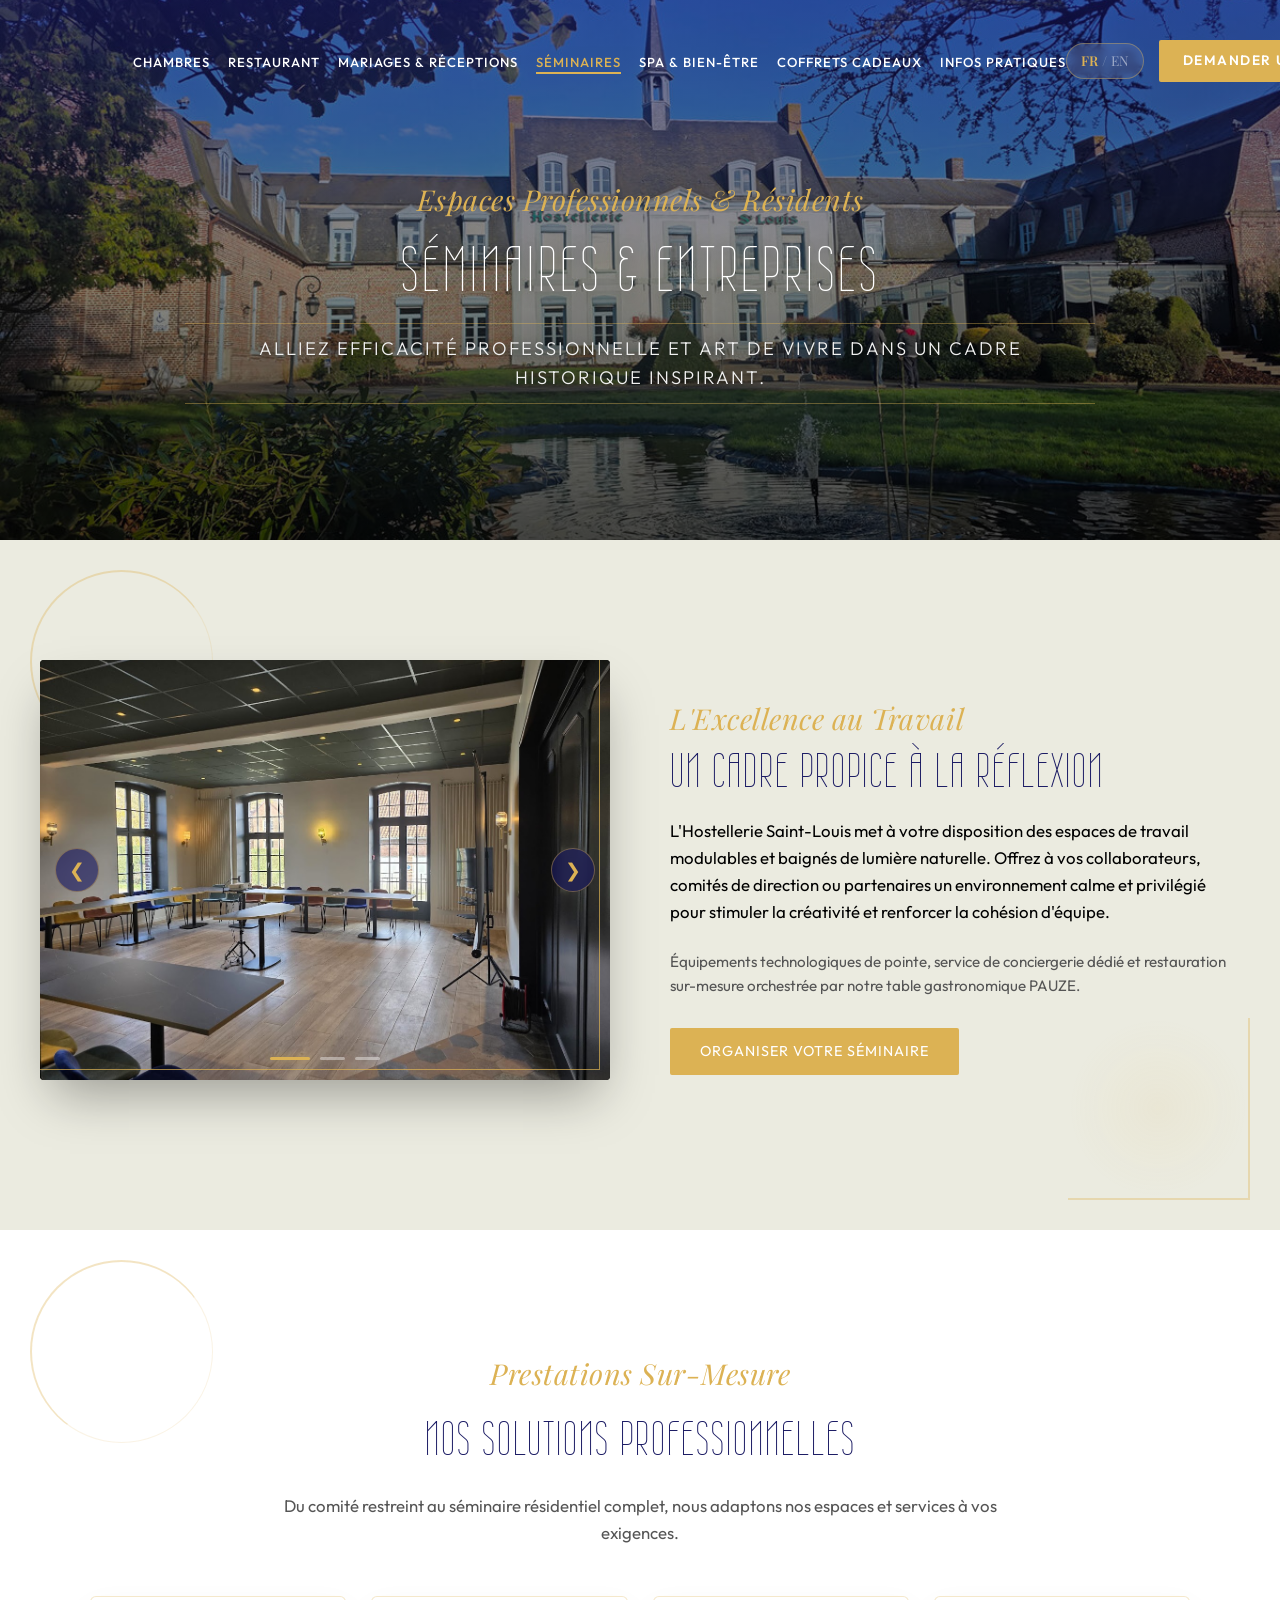
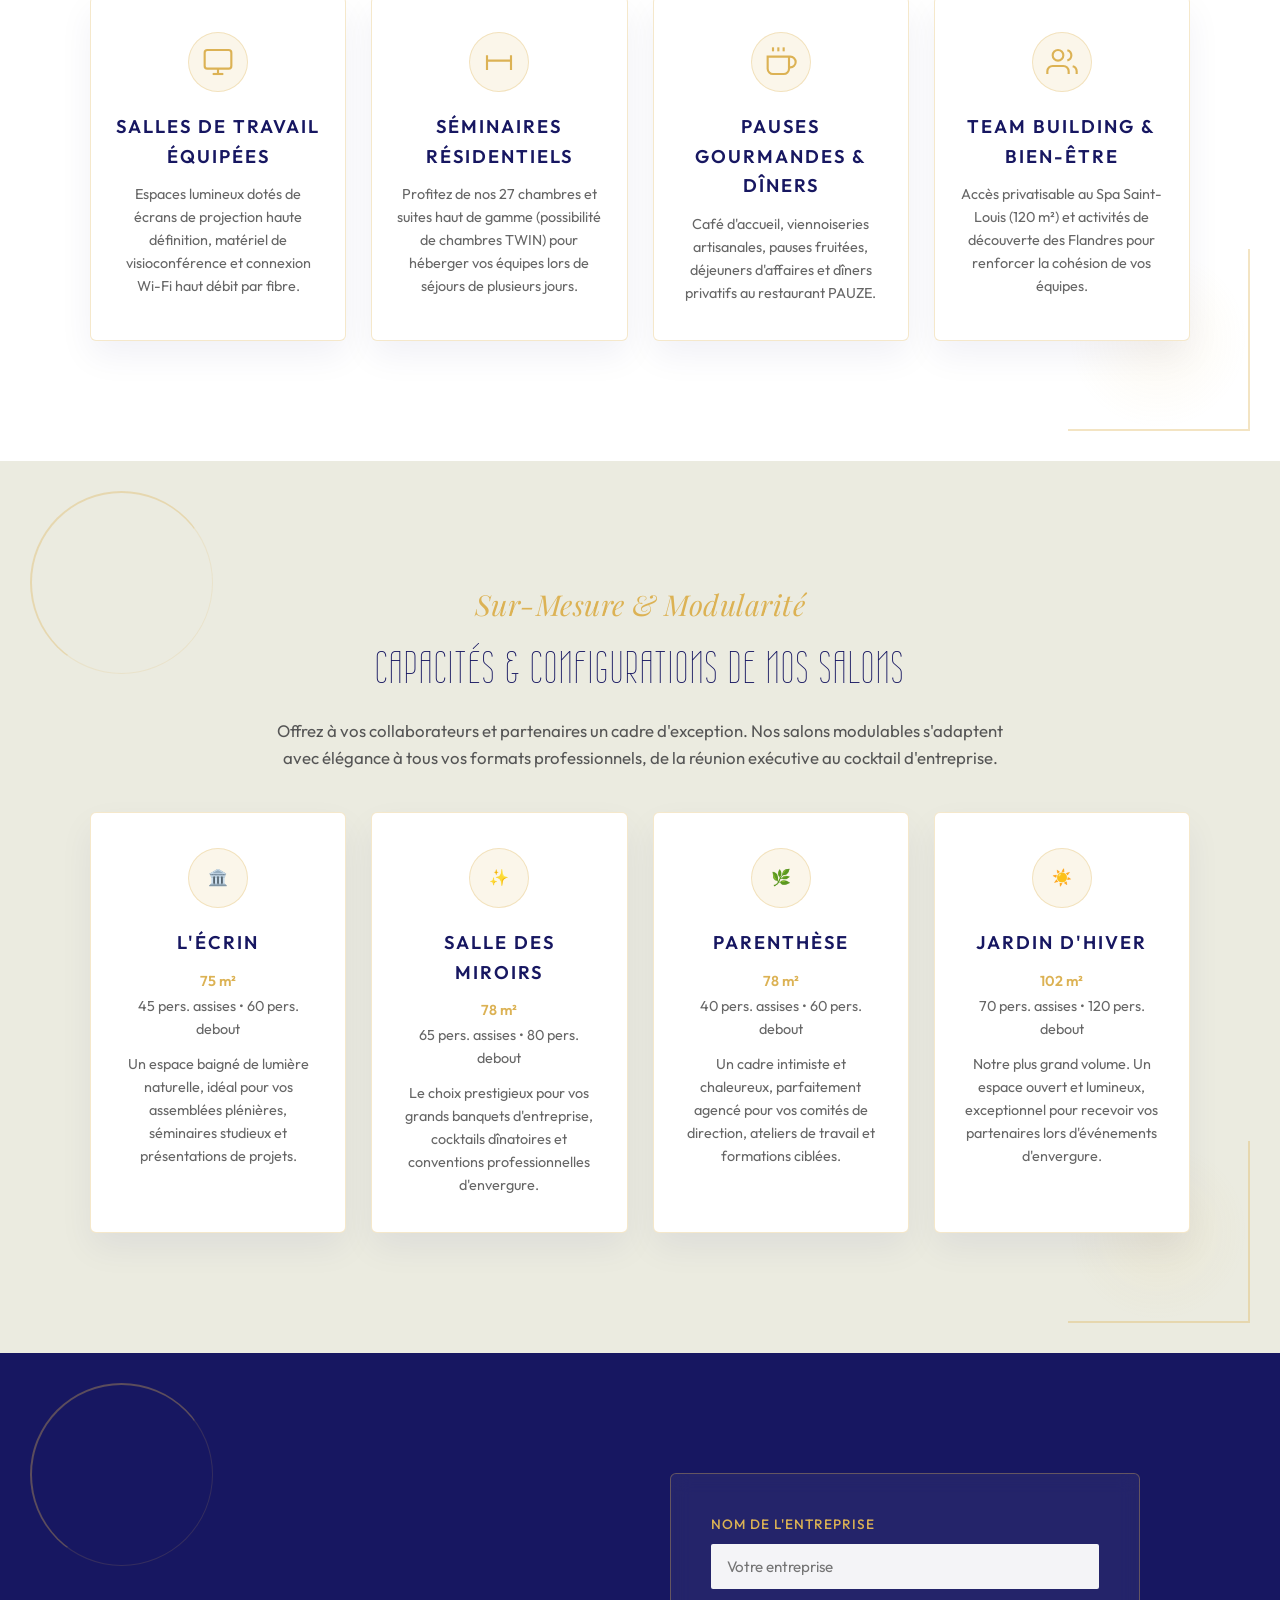
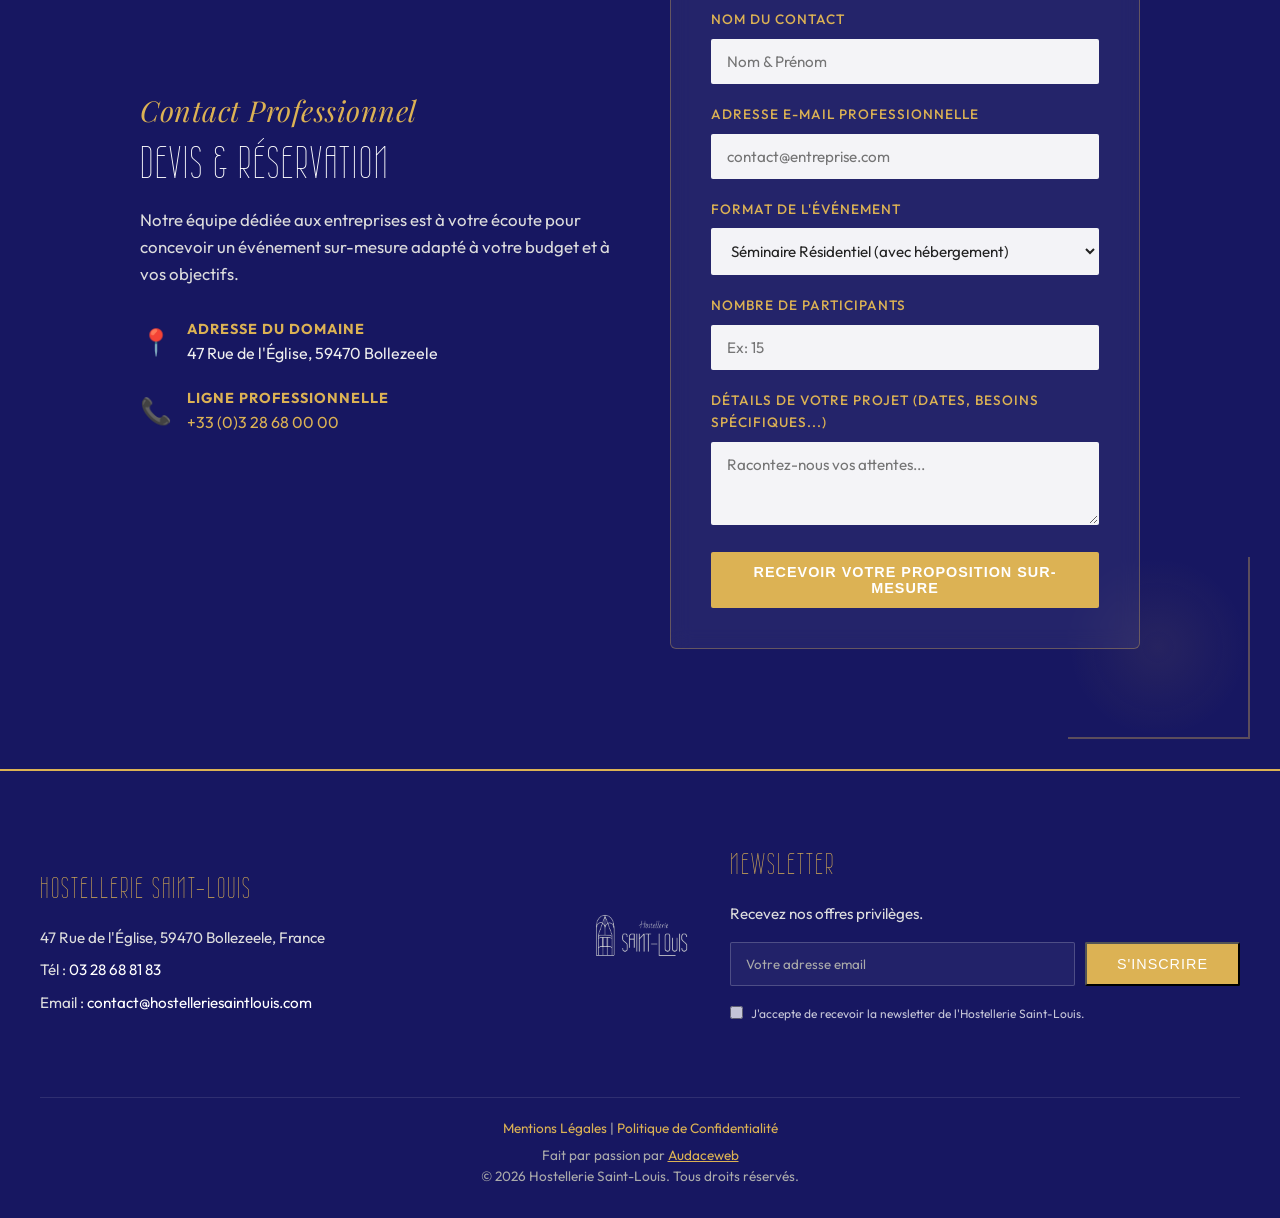
<file: seminaires.html>
<!DOCTYPE html>
<html lang="fr">
<head>
    <meta charset="UTF-8">
    <meta name="viewport" content="width=device-width, initial-scale=1.0">
    <title>Séminaires & Événements Professionnels - Hostellerie Saint-Louis</title>
   <link rel="icon" href="favicon.ico" sizes="48x48">
<link rel="icon" type="image/png" sizes="48x48" href="img/favicon-48.png">
<link rel="icon" type="image/png" sizes="192x192" href="img/favicon-192.png">
<link rel="apple-touch-icon" href="img/apple-touch-icon.png">

    <link rel="preconnect" href="https://fonts.googleapis.com">
    <link rel="preconnect" href="https://fonts.gstatic.com" crossorigin>
    <link href="https://fonts.googleapis.com/css2?family=Bad+Script&family=Outfit:wght@300;400;500;600&family=Playfair+Display:ital,wght@0,400;1,400&family=Wire+One&display=swap" rel="stylesheet">
    
    <link rel="stylesheet" href="style.css">
</head>
<body>

    <!-- ENTÊTE / HEADER (Non modifiable par le CMS) -->
    <header id="main-header">
        <button class="hamburger-menu" id="hamburger-btn" aria-label="Ouvrir le menu">
            <span class="bar"></span>
            <span class="bar"></span>
            <span class="bar"></span>
        </button>

        <div class="logo-container" id="logo-container">
            <a href="index.html">
                <img src="img/grandlogob.png" alt="Hostellerie Saint-Louis Logo" class="logo-img">
            </a>
        </div>

        <nav class="nav-bar" id="nav-bar">
            <ul class="nav-links">
                <li><a href="chambres.html">Chambres</a></li>
                <li><a href="pauze.html">Restaurant</a></li>
                <li><a href="mariages.html">Mariages & Réceptions</a></li>
                <li><a href="seminaires.html" class="active">Séminaires</a></li>
                <li><a href="spa.html">Spa & Bien-être</a></li>
                <li><a href="coffrets.html">Coffrets Cadeaux</a></li>
                <li><a href="infos.html">Infos Pratiques</a></li>
            </ul>
        
<div class="mobile-lang-switcher">
                <a href="#" class="lang-option active">FR</a>
                <span class="lang-separator">/</span>
                <a href="#" class="lang-option">EN</a>
            </div>
        </nav>

        <!-- Actions de droite : Sélecteur de langue Desktop + Bouton Réserver -->
        <div class="header-actions">
            <div class="desktop-lang-switcher">
                <a href="#" class="lang-option active" title="Français">FR</a>
                <span class="lang-separator">/</span>
                <a href="#" class="lang-option" title="English">EN</a>
            </div>
        <a href="#devis-seminaire" class="btn-reserver">Demander un Devis</a>
    </header>

    <main>
        <!-- HERO SÉMINAIRES -->
        <section class="page-hero-large seminaires-hero">
            <div class="hero-overlay"></div>
            <div class="hero-content">
                <span class="subtitle" data-cms="hero_subtitle">Espaces Professionnels & Résidents</span>
                <h1 class="title" data-cms="hero_title">Séminaires & Entreprises</h1>
                <p class="hero-desc" data-cms="hero_desc">Alliez efficacité professionnelle et art de vivre dans un cadre historique inspirant.</p>
            </div>
        </section>

        <!-- INTRODUCTION SÉMINAIRE -->
        <section class="section-block block-creme reveal">
            <div class="container-split">
                <div class="block-media">
                    <!-- Carrousel d'images intégré -->
                    <div class="hotel-carousel-container room-carousel">
                        <div class="carousel-track">
                            <div class="carousel-slide active"><img src="img/seminaire1.jpg" data-cms="carrousel_img1" alt="Espace Séminaire Hostellerie Saint-Louis"></div>
                            <div class="carousel-slide"><img src="img/seminaire2.jpg" data-cms="carrousel_img2" alt="Salle de réunion lumineuse"></div>
                            <div class="carousel-slide"><img src="img/seminaire3.jpg" data-cms="carrousel_img3" alt="Configuration professionnelle"></div>
                        </div>
                        <button class="carousel-arrow prev-arrow">&#10094;</button>
                        <button class="carousel-arrow next-arrow">&#10095;</button>
                        <div class="carousel-dots">
                            <span class="dot active"></span><span class="dot"></span><span class="dot"></span>
                        </div>
                    </div>
                </div>
                <div class="block-text">
                    <span class="subtitle" data-cms="intro_subtitle">L'Excellence au Travail</span>
                    <h2 class="title" style="color: var(--color-blue);" data-cms="intro_title">Un Cadre Propice à la Réflexion</h2>
                    <p class="body-text" style="font-family: var(--font-body);" data-cms="intro_text1">
                        L'Hostellerie Saint-Louis met à votre disposition des espaces de travail modulables et baignés de lumière naturelle. Offrez à vos collaborateurs, comités de direction ou partenaires un environnement calme et privilégié pour stimuler la créativité et renforcer la cohésion d'équipe.
                    </p>
                    <p class="body-text" style="font-size: 0.95rem; color: #555; font-family: var(--font-body);" data-cms="intro_text2">
                        Équipements technologiques de pointe, service de conciergerie dédié et restauration sur-mesure orchestrée par notre table gastronomique PAUZE.
                    </p>
                    <div class="block-actions">
                        <a href="#devis-seminaire" class="btn-gold">Organiser votre séminaire</a>
                    </div>
                </div>
            </div>
        </section>

        <!-- LES ATOUTS PRO -->
        <section class="section-block block-blanc reveal">
            <div class="container" style="max-width: 1100px; margin: 0 auto;">
                <div style="text-align: center; margin-bottom: 50px;">
                    <span class="subtitle" data-cms="atouts_subtitle">Prestations Sur-Mesure</span>
                    <h2 class="title" style="color: var(--color-blue); font-size: 3rem;" data-cms="atouts_title">Nos Solutions Professionnelles</h2>
                    <p class="body-text" style="max-width: 750px; margin: 15px auto 0 auto; color: #555;" data-cms="atouts_desc">
                        Du comité restreint au séminaire résidentiel complet, nous adaptons nos espaces et services à vos exigences.
                    </p>
                </div>

                <div class="seminar-features-grid">
                    <!-- Salles Équipées -->
                    <div class="seminar-card">
                        <div class="seminar-card-icon">
                            <svg width="32" height="32" fill="none" stroke="currentColor" stroke-width="1.6" viewBox="0 0 24 24"><rect x="2" y="3" width="20" height="14" rx="2" ry="2"/><line x1="8" y1="21" x2="16" y2="21"/><line x1="12" y1="17" x2="12" y2="21"/></svg>
                        </div>
                        <h3 data-cms="scard1_title">Salles de Travail Équipées</h3>
                        <p data-cms="scard1_desc">Espaces lumineux dotés de écrans de projection haute définition, matériel de visioconférence et connexion Wi-Fi haut débit par fibre.</p>
                    </div>

                    <!-- Séminaires Résidentiels -->
                    <div class="seminar-card">
                        <div class="seminar-card-icon">
                            <svg width="32" height="32" fill="none" stroke="currentColor" stroke-width="1.6" viewBox="0 0 24 24"><path d="M3 7v11m18-11v11M3 11h18"/></svg>
                        </div>
                        <h3 data-cms="scard2_title">Séminaires Résidentiels</h3>
                        <p data-cms="scard2_desc">Profitez de nos 27 chambres et suites haut de gamme (possibilité de chambres TWIN) pour héberger vos équipes lors de séjours de plusieurs jours.</p>
                    </div>

                    <!-- Pauses & Gastronomie -->
                    <div class="seminar-card">
                        <div class="seminar-card-icon">
                            <svg width="32" height="32" fill="none" stroke="currentColor" stroke-width="1.6" viewBox="0 0 24 24"><path d="M18 8h1a4 4 0 0 1 0 8h-1M2 8h16v9a4 4 0 0 1-4 4H6a4 4 0 0 1-4-4V8z"/><line x1="6" y1="1" x2="6" y2="4"/><line x1="10" y1="1" x2="10" y2="4"/><line x1="14" y1="1" x2="14" y2="4"/></svg>
                        </div>
                        <h3 data-cms="scard3_title">Pauses Gourmandes & Dîners</h3>
                        <p data-cms="scard3_desc">Café d'accueil, viennoiseries artisanales, pauses fruitées, déjeuners d'affaires et dîners privatifs au restaurant PAUZE.</p>
                    </div>

                    <!-- Activités & Team Building -->
                    <div class="seminar-card">
                        <div class="seminar-card-icon">
                            <svg width="32" height="32" fill="none" stroke="currentColor" stroke-width="1.6" viewBox="0 0 24 24"><path d="M17 21v-2a4 4 0 0 0-4-4H5a4 4 0 0 0-4 4v2"/><circle cx="9" cy="7" r="4"/><path d="M23 21v-2a4 4 0 0 0-3-3.87"/><path d="M16 3.13a4 4 0 0 1 0 7.75"/></svg>
                        </div>
                        <h3 data-cms="scard4_title">Team Building & Bien-être</h3>
                        <p data-cms="scard4_desc">Accès privatisable au Spa Saint-Louis (120 m²) et activités de découverte des Flandres pour renforcer la cohésion de vos équipes.</p>
                    </div>
                </div>
            </div>
        </section>

       <section class="section-block block-creme reveal" id="section-capacites-seminaires">
            <div class="container" style="max-width: 1100px; margin: 0 auto;">
                <div style="text-align: center; margin-bottom: 40px;">
                    <span class="subtitle" data-cms="capacities_section_subtitle">Sur-Mesure & Modularité</span>
                    <h2 class="title" style="color: var(--color-blue); font-size: 2.8rem;" data-cms="capacities_section_title">Capacités & Configurations de nos Salons</h2>
                    <p class="body-text" style="max-width: 750px; margin: 15px auto 0 auto; color: #555;" data-cms="capacities_section_desc">
                        Offrez à vos collaborateurs et partenaires un cadre d'exception. Nos salons modulables s'adaptent avec élégance à tous vos formats professionnels, de la réunion exécutive au cocktail d'entreprise.
                    </p>
                </div>

                <!-- Grille dynamique des configurations de salles (Gérée par le CMS) -->
                <div class="seminar-features-grid" data-cms-list="seminar_capacities_liste" style="grid-template-columns: repeat(auto-fit, minmax(240px, 1fr));">
                    
                    <!-- Salle 1 : L'Écrin -->
                    <div class="seminar-card">
                        <div class="seminar-card-icon">🏛️</div>
                        <h3 data-cms="room_name">L'Écrin</h3>
                        <p style="color: var(--color-gold); font-weight: 600; margin: 5px 0 2px 0;" data-cms="room_size">75 m²</p>
                        <p style="font-size: 0.9rem; color: #666; margin-bottom: 12px;" data-cms="room_capacity">45 pers. assises • 60 pers. debout</p>
                        <p data-cms="room_desc">Un espace baigné de lumière naturelle, idéal pour vos assemblées plénières, séminaires studieux et présentations de projets.</p>
                    </div>

                    <!-- Salle 2 : Salle des miroirs -->
                    <div class="seminar-card">
                        <div class="seminar-card-icon">✨</div>
                        <h3 data-cms="room_name">Salle des Miroirs</h3>
                        <p style="color: var(--color-gold); font-weight: 600; margin: 5px 0 2px 0;" data-cms="room_size">78 m²</p>
                        <p style="font-size: 0.9rem; color: #666; margin-bottom: 12px;" data-cms="room_capacity">65 pers. assises • 80 pers. debout</p>
                        <p data-cms="room_desc">Le choix prestigieux pour vos grands banquets d'entreprise, cocktails dînatoires et conventions professionnelles d'envergure.</p>
                    </div>

                    <!-- Salle 3 : Parenthèse -->
                    <div class="seminar-card">
                        <div class="seminar-card-icon">🌿</div>
                        <h3 data-cms="room_name">Parenthèse</h3>
                        <p style="color: var(--color-gold); font-weight: 600; margin: 5px 0 2px 0;" data-cms="room_size">78 m²</p>
                        <p style="font-size: 0.9rem; color: #666; margin-bottom: 12px;" data-cms="room_capacity">40 pers. assises • 60 pers. debout</p>
                        <p data-cms="room_desc">Un cadre intimiste et chaleureux, parfaitement agencé pour vos comités de direction, ateliers de travail et formations ciblées.</p>
                    </div>

                    <!-- Salle 4 : Jardin d'hiver -->
                    <div class="seminar-card">
                        <div class="seminar-card-icon">☀️</div>
                        <h3 data-cms="room_name">Jardin d'Hiver</h3>
                        <p style="color: var(--color-gold); font-weight: 600; margin: 5px 0 2px 0;" data-cms="room_size">102 m²</p>
                        <p style="font-size: 0.9rem; color: #666; margin-bottom: 12px;" data-cms="room_capacity">70 pers. assises • 120 pers. debout</p>
                        <p data-cms="room_desc">Notre plus grand volume. Un espace ouvert et lumineux, exceptionnel pour recevoir vos partenaires lors d'événements d'envergure.</p>
                    </div>

                </div>
            </div>
        </section>
        
        <!-- FORMULAIRE DE DEMANDE DE DEVIS SÉMINAIRE -->
        <section class="section-block block-bleu reveal" id="devis-seminaire">
            <div class="container" style="max-width: 1000px; margin: 0 auto;">
                <div class="container-split">
                    <div class="block-text">
                        <span class="subtitle" style="color: var(--color-gold);" data-cms="quote_subtitle">Contact Professionnel</span>
                        <h2 class="title" style="color: var(--color-white); font-size: 2.8rem;" data-cms="quote_title">Devis & Réservation</h2>
                        <p class="body-text" style="color: #ddd; font-family: var(--font-body);" data-cms="quote_desc">
                            Notre équipe dédiée aux entreprises est à votre écoute pour concevoir un événement sur-mesure adapté à votre budget et à vos objectifs.
                        </p>

                        <div class="contact-details-list">
                            <div class="contact-detail-item">
                                <div class="contact-icon">📍</div>
                                <div>
                                    <strong>Adresse du Domaine</strong>
                                    <p data-cms="quote_address">47 Rue de l'Église, 59470 Bollezeele</p>
                                </div>
                            </div>
                            <div class="contact-detail-item">
                                <div class="contact-icon">📞</div>
                                <div>
                                    <strong>Ligne Professionnelle</strong>
                                    <p><a href="tel:+33328680000" style="color: var(--color-gold); text-decoration: none;" data-cms="quote_phone">+33 (0)3 28 68 00 00</a></p>
                                </div>
                            </div>
                        </div>
                    </div>

                    <!-- Formulaire de Devis Séminaire -->
                    <div class="block-media">
                        <form class="luxury-contact-form" onsubmit="event.preventDefault(); alert('Merci ! Votre demande de devis séminaire a bien été transmise à notre service commercial. Nous vous recontacterons sous 24h.');">
                            <div class="form-group">
                                <label for="sem-company">Nom de l'Entreprise</label>
                                <input type="text" id="sem-company" placeholder="Votre entreprise" required>
                            </div>
                            <div class="form-group">
                                <label for="sem-name">Nom du Contact</label>
                                <input type="text" id="sem-name" placeholder="Nom & Prénom" required>
                            </div>
                            <div class="form-group">
                                <label for="sem-email">Adresse E-mail Professionnelle</label>
                                <input type="email" id="sem-email" placeholder="contact@entreprise.com" required>
                            </div>
                            <div class="form-group">
                                <label for="sem-format">Format de l'Événement</label>
                                <select id="sem-format">
                                    <option>Séminaire Résidentiel (avec hébergement)</option>
                                    <option>Journée d'Étude (sans hébergement)</option>
                                    <option>Comité de Direction / Réunion</option>
                                    <option>Soirée d'Entreprise / Dîner</option>
                                </select>
                            </div>
                            <div class="form-group">
                                <label for="sem-participants">Nombre de Participants</label>
                                <input type="number" id="sem-participants" placeholder="Ex: 15" min="5" max="60" required>
                            </div>
                            <div class="form-group">
                                <label for="sem-message">Détails de votre projet (Dates, besoins spécifiques...)</label>
                                <textarea id="sem-message" rows="3" placeholder="Racontez-nous vos attentes..." required></textarea>
                            </div>
                            <button type="submit" class="btn-gold" style="width: 100%; border: none; cursor: pointer; font-weight: 600;">Recevoir votre proposition sur-mesure</button>
                        </form>
                    </div>
                </div>
            </div>
        </section>
    </main>

<!-- FOOTER -->
    <footer class="main-footer-new">
        <div class="footer-container-grid">
            <div class="footer-left">
                <h3>Hostellerie Saint-Louis</h3>
                <p>47 Rue de l'Église, 59470 Bollezeele, France</p>
                <p>Tél : <a href="tel:+33328688183">03 28 68 81 83</a></p>
                <p>Email : <a href="mailto:contact@hostelleriesaintlouis.com">contact@hostelleriesaintlouis.com</a></p>
            </div>
            <div class="footer-center">
                <img src="img/grandlogob.png" alt="Hostellerie Saint-Louis" class="footer-logo-central">
            </div>
<div class="footer-right">
    <h3>Newsletter</h3>
    <p>Recevez nos offres privilèges.</p>
    <form class="newsletter-form" id="newsletter-form" action="subscribe.php" method="POST">
        <!-- anti-spam : champ invisible -->
        <input type="text" name="website" style="display:none" tabindex="-1" autocomplete="off">

        <input type="email" name="email" placeholder="Votre adresse email" required>
        <button type="submit" class="btn-gold">S'inscrire</button>

        <label class="newsletter-consent">
            <input type="checkbox" required>
            J'accepte de recevoir la newsletter de l'Hostellerie Saint-Louis.
        </label>
        <p id="newsletter-msg" class="newsletter-msg"></p>
    </form>
</div>
        </div>
        <div class="footer-bottom-legal">
            <a href="#">Mentions Légales</a> | <a href="#">Politique de Confidentialité</a>
            <p style="margin-top: 5px;">Fait par passion par <a href="https://audaceweb.fr" target="_blank" style="color: var(--color-gold); text-decoration: underline;">Audaceweb</a></p>
            <p>&copy; 2026 Hostellerie Saint-Louis. Tous droits réservés.</p>
        </div>
    </footer>

    <!-- JavaScript -->
    <script src="script.js"></script>
<script>
  async function loadSeminaireCMSContent() {
    try {
      const lang = localStorage.getItem('site_lang') || 'fr';

      // 1. Détection automatique de la page actuelle (ex: "seminaire.html" -> "seminaire")
      let pageName = window.location.pathname.split('/').pop().replace('.html', '');
      if (!pageName || pageName === '') {
        pageName = 'seminaire';
      }

      // 2. Chargement du fichier JSON correspondant selon la langue (avec slash absolu /)
      const response = await fetch(`/content/${lang}/${pageName}.json`);
      if (!response.ok) {
        console.warn(`CMS : /content/${lang}/${pageName}.json introuvable (${response.status})`);
        return; // Si le fichier JSON n'existe pas encore, on garde le HTML de base
      }

      const data = await response.json();

      // 3. Injection des données simples (Textes & Images avec data-cms)
      for (const [key, value] of Object.entries(data)) {
        // Si c'est une liste (comme les actualités), on la traite séparément ci-dessous
        if (Array.isArray(value)) continue;

        const elements = document.querySelectorAll(`[data-cms="${key}"]`);
        elements.forEach(element => {
          if (element.tagName === 'IMG') {
            if (value) element.src = value;
          } else if (value !== null && value !== undefined) {
            element.innerHTML = value;
          }
        });
      }

      // 4. Gestion éventuelle d'une LISTE D'ACTUALITÉS dynamique
      if (data.home_news && Array.isArray(data.home_news)) {
        const newsContainer = document.querySelector('.news-grid');
        if (newsContainer) {
          newsContainer.innerHTML = '';
          const linkLabel = lang === 'en' ? 'Book / Learn more' : 'Réserver / En savoir plus';

          data.home_news.forEach(item => {
            const cardHTML = `
              <article class="news-card">
                <div class="news-img"><img src="${item.image || 'img/jazzindex.jfif'}" alt="${item.title || ''}"></div>
                <div class="news-content">
                  <span class="news-date">${item.date || ''}</span>
                  <h3>${item.title || ''}</h3>
                  <p>${item.desc || ''}</p>
                  <a href="#reservation" class="news-link">${linkLabel} &rarr;</a>
                </div>
              </article>
            `;
            newsContainer.insertAdjacentHTML('beforeend', cardHTML);
          });
        }
      }

    } catch (error) {
      console.log("Lecture du contenu CMS (seminaire)...", error);
    }
  }

  // Lancement automatique au chargement de la page
  document.addEventListener('DOMContentLoaded', loadSeminaireCMSContent);
</script>
</body>
</html>
</file>
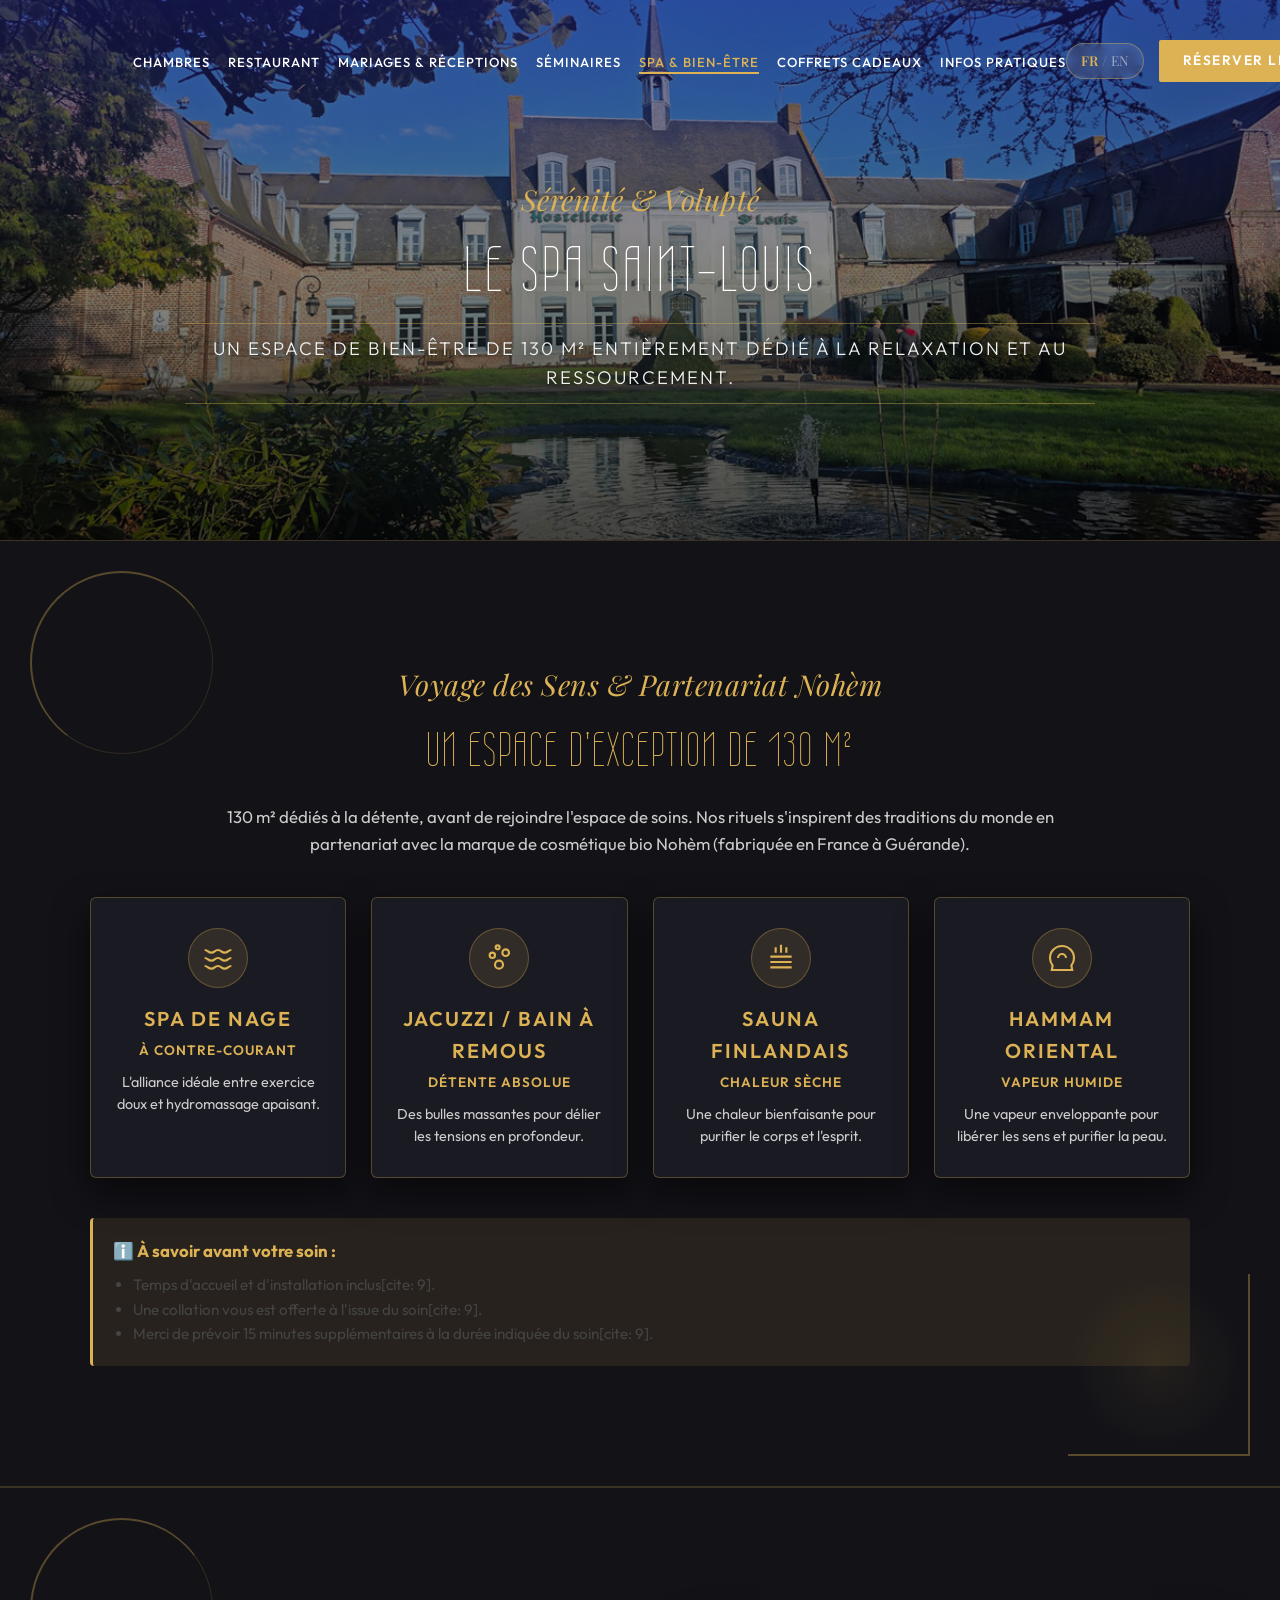
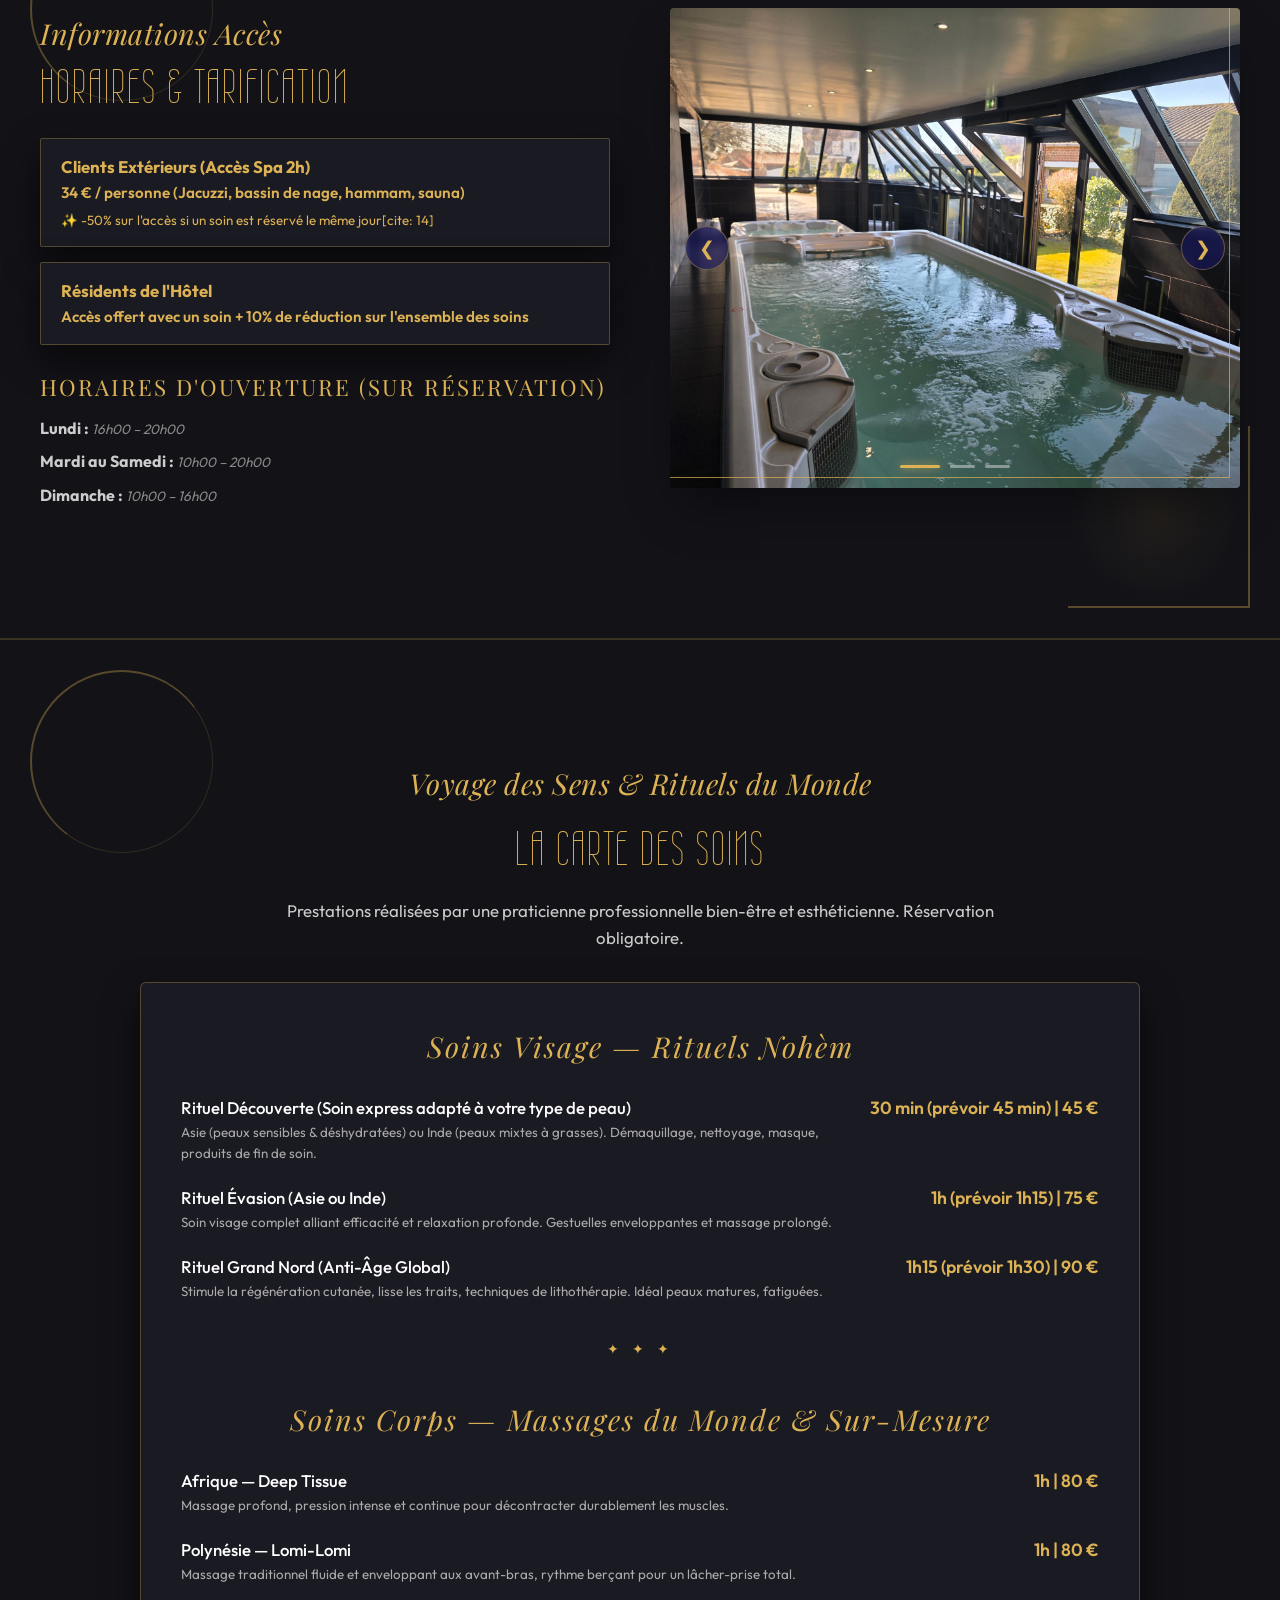
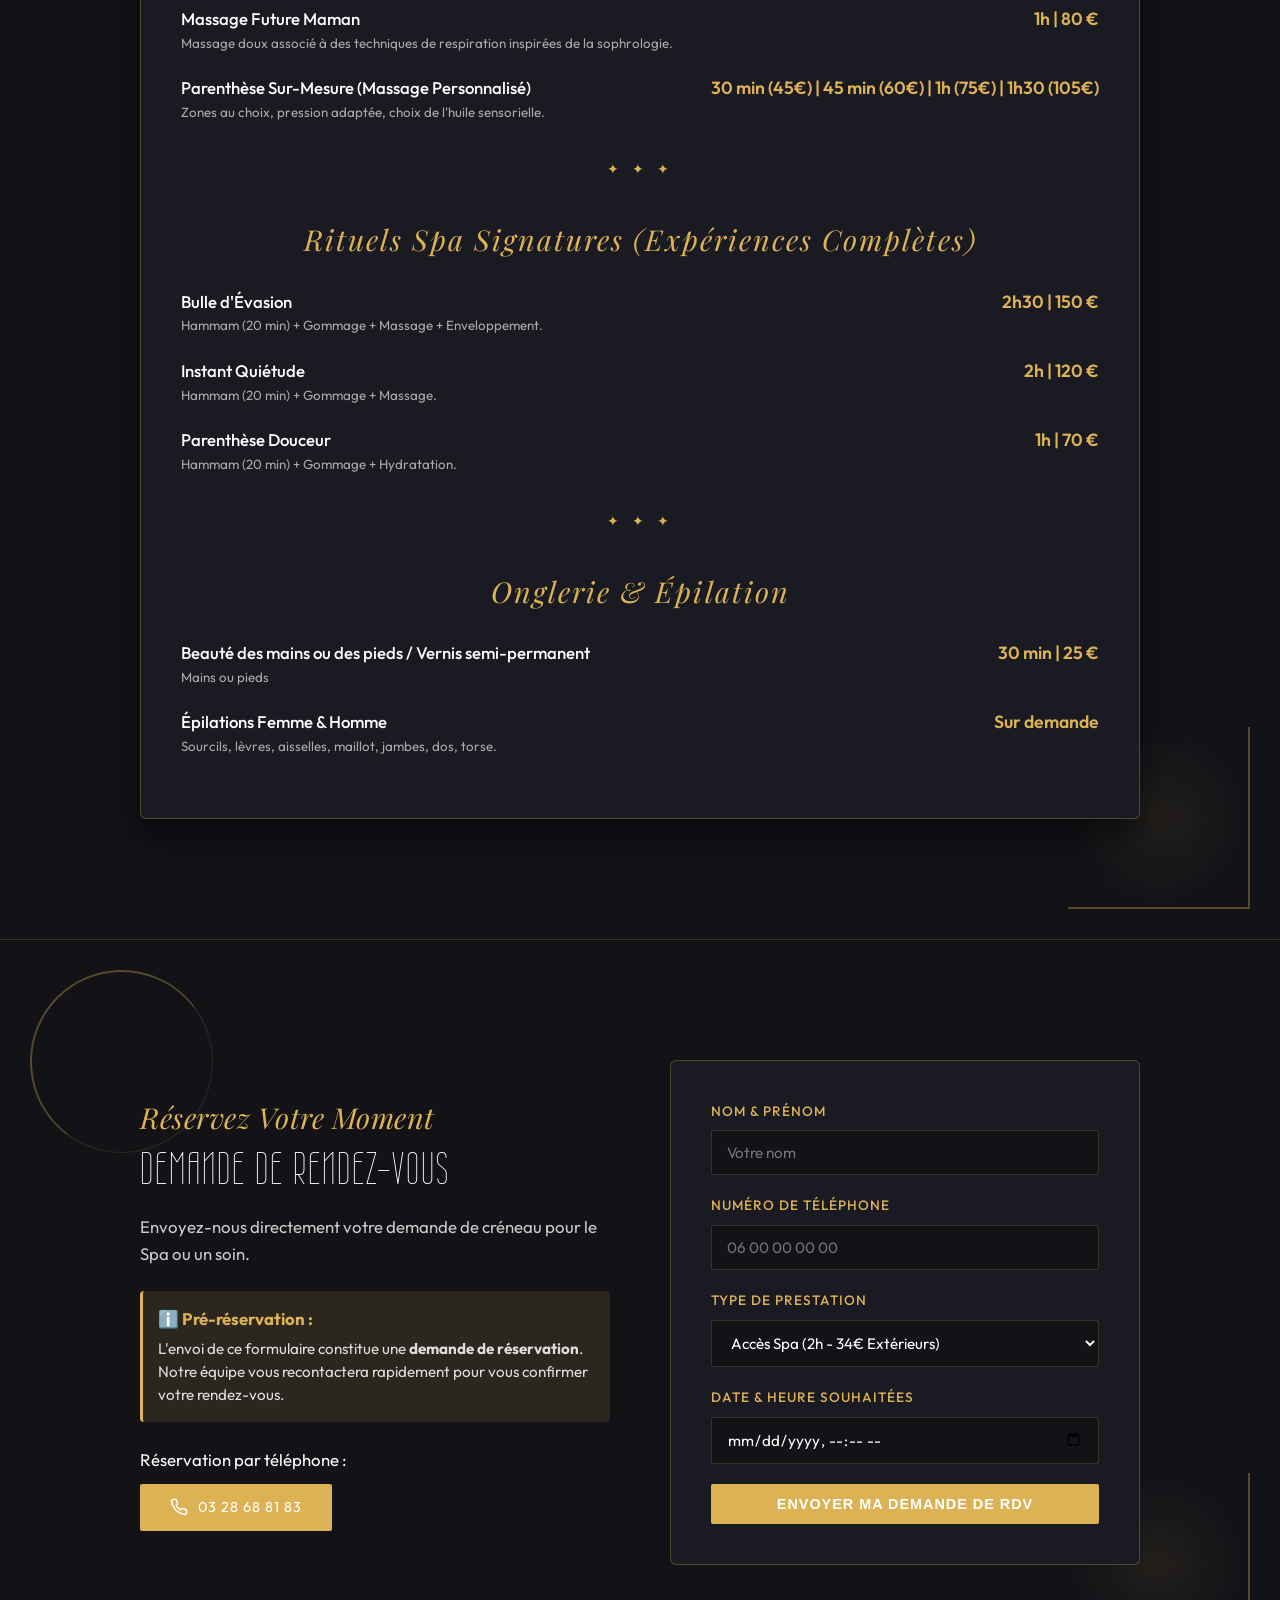
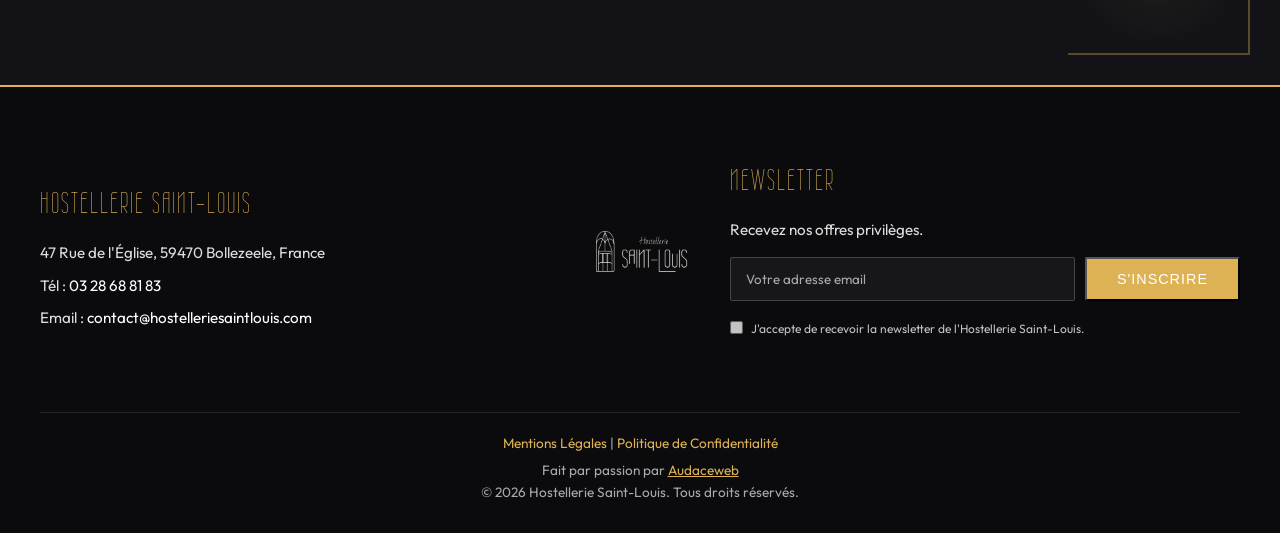
<file: spa.html>
<!DOCTYPE html>
<html lang="fr">
<head>
    <meta charset="UTF-8">
    <meta name="viewport" content="width=device-width, initial-scale=1.0">
    <title>Spa Saint-Louis & Bien-être - Hostellerie Saint-Louis</title>
    <link rel="icon" href="favicon.ico" sizes="48x48">
<link rel="icon" type="image/png" sizes="48x48" href="img/favicon-48.png">
<link rel="icon" type="image/png" sizes="192x192" href="img/favicon-192.png">
<link rel="apple-touch-icon" href="img/apple-touch-icon.png">
    <link rel="preconnect" href="https://fonts.googleapis.com">
    <link rel="preconnect" href="https://fonts.gstatic.com" crossorigin>
    <link href="https://fonts.googleapis.com/css2?family=Bad+Script&family=Outfit:wght@300;400;500;600&family=Playfair+Display:ital,wght@0,400;1,400&family=Wire+One&display=swap" rel="stylesheet">
    
    <!-- Feuille de style principale -->
    <link rel="stylesheet" href="style.css">
</head>
<body class="spa-theme">

    <!-- ENTÊTE / HEADER (Non modifiable par le CMS) -->
    <header id="main-header">
        <button class="hamburger-menu" id="hamburger-btn" aria-label="Ouvrir le menu">
            <span class="bar"></span>
            <span class="bar"></span>
            <span class="bar"></span>
        </button>

        <div class="logo-container" id="logo-container">
            <a href="index.html">
                <img src="img/grandlogob.png" alt="Hostellerie Saint-Louis Logo" class="logo-img">
            </a>
        </div>

        <nav class="nav-bar" id="nav-bar">
            <ul class="nav-links">
                <li><a href="chambres.html">Chambres</a></li>
                <li><a href="pauze.html">Restaurant</a></li>
                <li><a href="mariages.html">Mariages & Réceptions</a></li>
                <li><a href="seminaires.html">Séminaires</a></li>
                <li><a href="spa.html" class="active">Spa & Bien-être</a></li>
                <li><a href="coffrets.html">Coffrets Cadeaux</a></li>
                <li><a href="infos.html">Infos Pratiques</a></li>
            </ul>
        </nav>
<div class="mobile-lang-switcher">
                <a href="#" class="lang-option active">FR</a>
                <span class="lang-separator">/</span>
                <a href="#" class="lang-option">EN</a>
            </div>
        </nav>

        <!-- Actions de droite : Sélecteur de langue Desktop + Bouton Réserver -->
        <div class="header-actions">
            <div class="desktop-lang-switcher">
                <a href="#" class="lang-option active" title="Français">FR</a>
                <span class="lang-separator">/</span>
                <a href="#" class="lang-option" title="English">EN</a>
            </div>
        <a href="#reservation-spa" class="btn-reserver">Réserver le Spa</a>
    </header>

    <main>
        <!-- HERO SPA SAINT-LOUIS -->
        <section class="page-hero-large spa-hero">
            <div class="hero-overlay"></div>
            <div class="hero-content">
                <span class="subtitle" data-cms="hero_subtitle">Sérénité & Volupté</span>
                <h1 class="title" data-cms="hero_title">Le Spa Saint-Louis</h1>
                <p class="hero-desc" data-cms="hero_desc">Un sanctuaire de 130 m² entièrement dédié à la relaxation et au ressourcement.</p>
            </div>
        </section>

        <!-- PRÉSENTATION ESPACE SPA (130 m²) & PARTENARIAT NOHÈM -->
        <section class="section-block block-creme reveal">
            <div class="container" style="max-width: 1100px; margin: 0 auto;">
                <div style="text-align: center; margin-bottom: 40px;">
                    <span class="subtitle" data-cms="spa_intro_subtitle">Voyage des Sens & Partenariat Nohèm</span>
                    <h2 class="title" style="font-size: 3rem;" data-cms="spa_intro_title">Un Espace d'Exception de 130 m²</h2>
                    <p class="body-text" style="max-width: 850px; margin: 15px auto 0 auto;" data-cms="spa_intro_desc">
                        130 m² dédiés à la détente, avant de rejoindre l'espace de soins[cite: 10]. Nos rituels s'inspirent des traditions du monde en partenariat avec la marque de cosmétique bio <strong>Nohèm</strong> (fabriquée en France à Guérande)[cite: 9, 11].
                    </p>
                </div>

                <div class="spa-amenities-grid">
                    <!-- Spa de Nage -->
                    <div class="spa-card">
                        <div class="spa-card-icon">
                            <svg width="32" height="32" fill="none" stroke="currentColor" stroke-width="1.6" viewBox="0 0 24 24"><path d="M2 6c2.5 0 2.5 2 5 2s2.5-2 5-2 2.5 2 5 2 2.5-2 5-2M2 12c2.5 0 2.5 2 5 2s2.5-2 5-2 2.5 2 5 2 2.5-2 5-2M2 18c2.5 0 2.5 2 5 2s2.5-2 5-2 2.5 2 5 2 2.5-2 5-2"/></svg>
                        </div>
                        <h3 data-cms="scard1_title">Spa de Nage</h3>
                        <p data-cms="scard1_capacity">À contre-courant</p>
                        <span class="spa-card-desc" data-cms="scard1_desc">L'alliance idéale entre exercice doux et hydromassage apaisant.</span>
                    </div>

                    <!-- Bain à Remous -->
                    <div class="spa-card">
                        <div class="spa-card-icon">
                            <svg width="32" height="32" fill="none" stroke="currentColor" stroke-width="1.6" viewBox="0 0 24 24"><circle cx="12" cy="17" r="3"/><circle cx="7" cy="10" r="2"/><circle cx="17" cy="8" r="2.5"/><circle cx="11" cy="4" r="1.5"/></svg>
                        </div>
                        <h3 data-cms="scard2_title">Jacuzzi / Bain à Remous</h3>
                        <p data-cms="scard2_capacity">Détente absolue</p>
                        <span class="spa-card-desc" data-cms="scard2_desc">Des bulles massantes pour délier les tensions en profondeur.</span>
                    </div>

                    <!-- Sauna -->
                    <div class="spa-card">
                        <div class="spa-card-icon">
                            <svg width="32" height="32" fill="none" stroke="currentColor" stroke-width="1.6" viewBox="0 0 24 24"><path d="M12 2v6M8 4v4M16 4v4M4 11h16M4 15h16M4 19h16"/></svg>
                        </div>
                        <h3 data-cms="scard3_title">Sauna Finlandais</h3>
                        <p data-cms="scard3_capacity">Chaleur sèche</p>
                        <span class="spa-card-desc" data-cms="scard3_desc">Une chaleur bienfaisante pour purifier le corps et l'esprit.</span>
                    </div>

                    <!-- Hammam -->
                    <div class="spa-card">
                        <div class="spa-card-icon">
                            <svg width="32" height="32" fill="none" stroke="currentColor" stroke-width="1.6" viewBox="0 0 24 24"><path d="M12 3c-4.97 0-9 4.03-9 9 0 2.12.74 4.07 1.97 5.61L4.35 21h15.3l-.62-3.39A8.97 8.97 0 0 0 21 12c0-4.97-4.03-9-9-9z"/><path d="M9 12c0-1.66 1.34-3 3-3s3 1.34 3 3"/></svg>
                        </div>
                        <h3 data-cms="scard4_title">Hammam Oriental</h3>
                        <p data-cms="scard4_capacity">Vapeur humide</p>
                        <span class="spa-card-desc" data-cms="scard4_desc">Une vapeur enveloppante pour libérer les sens et purifier la peau.</span>
                    </div>
                </div>

                <!-- Info préalable avant soin -->
                <div style="background: rgba(220,178,84,0.1); border-left: 3px solid var(--color-gold); padding: 20px; border-radius: 4px; margin-top: 40px;">
                    <strong style="color: var(--color-gold); font-size: 1.05rem; display: block; margin-bottom: 8px;">ℹ️ À savoir avant votre soin :</strong>
                    <ul style="margin: 0; padding-left: 20px; color: #444; font-size: 0.95rem; line-height: 1.6;">
                        <li>Temps d'accueil et d'installation inclus[cite: 9].</li>
                        <li>Une collation vous est offerte à l'issue du soin[cite: 9].</li>
                        <li>Merci de prévoir 15 minutes supplémentaires à la durée indiquée du soin[cite: 9].</li>
                    </ul>
                </div>
            </div>
        </section>

        <!-- TARIFS & HORAIRES SPA -->
        <section class="section-block block-blanc reveal">
            <div class="container-split">
                <div class="block-text">
                    <span class="subtitle" data-cms="tarifs_subtitle">Informations Accès</span>
                    <h2 class="title" data-cms="tarifs_title">Horaires & Tarification</h2>
                    
                    <div class="spa-info-box">
                        <div class="spa-price-tag">
                            <div>
                                <strong data-cms="t1_title">Clients Extérieurs (Accès Spa 2h)</strong>
                                <p data-cms="t1_price">34 € / personne (Jacuzzi, bassin de nage, hammam, sauna)[cite: 14]</p>
                                <small style="color: var(--color-gold); display: block; margin-top: 4px;">✨ -50% sur l'accès si un soin est réservé le même jour[cite: 14]</small>
                            </div>
                        </div>
                        <div class="spa-price-tag">
                            <div>
                                <strong data-cms="t2_title">Résidents de l'Hôtel</strong>
                                <p data-cms="t2_price">Accès offert avec un soin + 10% de réduction sur l'ensemble des soins[cite: 14]</p>
                            </div>
                        </div>
                    </div>

                    <h3 style="font-family: var(--font-subtitle); font-size: 1.4rem; color: var(--color-gold); margin: 25px 0 10px 0;" data-cms="hours_title">Horaires d'Ouverture (Sur Réservation)</h3>
                    <ul class="spa-hours-list">
                        <li><strong data-cms="h1_day">Lundi :</strong> <span data-cms="h1_time">16h00 – 20h00</span></li>
                        <li><strong data-cms="h2_day">Mardi au Samedi :</strong> <span data-cms="h2_time">10h00 – 20h00</span></li>
                        <li><strong data-cms="h3_day">Dimanche :</strong> <span data-cms="h3_time">10h00 – 16h00</span></li>
                    </ul>
                </div>

                <!-- CARROUSEL INTÉGRÉ CÔTÉ DROIT -->
                <div class="block-media">
                    <div class="hotel-carousel-container room-carousel" style="height: 480px;">
                        <div class="carousel-track">
                            <div class="carousel-slide active"><img src="img/spa1.jpg" data-cms="carrousel_img1" alt="Espace Spa Saint-Louis 1"></div>
                            <div class="carousel-slide"><img src="img/spa2.png" data-cms="carrousel_img2" alt="Espace Spa Saint-Louis 2"></div>
                            <div class="carousel-slide"><img src="img/spa3.jpg" data-cms="carrousel_img3" alt="Espace Détente Spa"></div>
                        </div>
                        <button class="carousel-arrow prev-arrow">&#10094;</button>
                        <button class="carousel-arrow next-arrow">&#10095;</button>
                        <div class="carousel-dots">
                            <span class="dot active"></span><span class="dot"></span><span class="dot"></span>
                        </div>
                    </div>
                </div>
            </div>
        </section>

        <!-- NOUVELLE CARTE DES SOINS OFFICIELLE (NOHÈM & RITUELS) -->
<section class="section-block block-creme reveal" id="carte-soins">
    <div class="container" style="max-width: 1000px; margin: 0 auto; text-align: center;">
        <span class="subtitle" data-cms="soins_subtitle">Voyage des Sens & Rituels du Monde</span>
        <h2 class="title" style="font-size: 3rem; margin-bottom: 10px;" data-cms="soins_title">La Carte des Soins</h2>
        <p class="body-text" style="font-family: var(--font-body); max-width: 750px; margin: 0 auto 30px auto;" data-cms="soins_desc">
            Prestations réalisées par une praticienne professionnelle bien-être et esthéticienne. Réservation obligatoire.
        </p>

        <div class="treatment-card-luxury" id="spa-categories-container">
        </div>
    </div>
</section>

        <!-- FORMULAIRE DE RÉSERVATION -->
        <section class="section-block block-bleu reveal" id="reservation-spa" style="background-color: #121217 !important;">
            <div class="container" style="max-width: 1000px; margin: 0 auto;">
                <div class="container-split">
                    <div class="block-text">
                        <span class="subtitle" style="color: var(--color-gold);" data-cms="form_subtitle">Réservez Votre Moment</span>
                        <h2 class="title" style="color: var(--color-white); font-size: 2.8rem;" data-cms="form_title">Demande de Rendez-vous</h2>
                        <p class="body-text" style="color: #ccc; font-family: var(--font-body);" data-cms="form_desc">
                            Envoyez-nous directement votre demande de créneau pour le Spa ou un soin.
                        </p>

                        <div style="background: rgba(220, 178, 84, 0.12); border-left: 3px solid var(--color-gold); padding: 15px; margin: 20px 0; border-radius: 4px;">
                            <strong style="color: var(--color-gold); display: block; margin-bottom: 5px; font-size: 1.05rem;" data-cms="alert_title">ℹ️ Pré-réservation :</strong>
                            <p style="margin: 0; color: #ddd; font-size: 0.95rem; line-height: 1.5;" data-cms="alert_desc">
                                L'envoi de ce formulaire constitue une <strong>demande de réservation</strong>. Notre équipe vous recontactera rapidement pour vous confirmer votre rendez-vous.
                            </p>
                        </div>

                        <div style="margin-top: 25px;">
                            <p style="color: #fff; font-size: 1.05rem;" data-cms="phone_cta_text">Réservation par téléphone :</p>
                            <a href="tel:+33328688183" class="btn-gold" style="display: inline-flex; align-items: center; gap: 10px; margin-top: 10px;">
                                <svg width="18" height="18" fill="none" stroke="currentColor" stroke-width="2" viewBox="0 0 24 24"><path d="M22 16.92v3a2 2 0 0 1-2.18 2 19.79 19.79 0 0 1-8.63-3.07 19.5 19.5 0 0 1-6-6 19.79 19.79 0 0 1-3.07-8.67A2 2 0 0 1 4.11 2h3a2 2 0 0 1 2 1.72 12.84 12.84 0 0 0 .7 2.81 2 2 0 0 1-.45 2.11L8.09 9.91a16 16 0 0 0 6 6l1.27-1.27a2 2 0 0 1 2.11-.45 12.84 12.84 0 0 0 2.81.7A2 2 0 0 1 22 16.92z"/></svg>
                                03 28 68 81 83
                            </a>
                        </div>
                    </div>

                    <!-- Formulaire -->
                    <div class="block-media">
                        <form class="luxury-contact-form" style="background: #1a1a22; border-color: rgba(220,178,84,0.3);" onsubmit="event.preventDefault(); alert('Votre demande de réservation a bien été envoyée.');">
                            <div class="form-group">
                                <label for="spa-name">Nom & Prénom</label>
                                <input type="text" id="spa-name" placeholder="Votre nom" required style="background: #121217; color: #fff; border: 1px solid rgba(220,178,84,0.2);">
                            </div>
                            <div class="form-group">
                                <label for="spa-phone">Numéro de Téléphone</label>
                                <input type="tel" id="spa-phone" placeholder="06 00 00 00 00" required style="background: #121217; color: #fff; border: 1px solid rgba(220,178,84,0.2);">
                            </div>
                            <div class="form-group">
                                <label for="spa-type">Type de Prestation</label>
                                <select id="spa-type" style="background: #121217; color: #fff; border: 1px solid rgba(220,178,84,0.2);">
                                    <option>Accès Spa (2h - 34€ Extérieurs)</option>
                                    <option>Soin Visage ou Corps / Rituel Nohèm</option>
                                    <option>Rituel Spa Signature Complet</option>
                                    <option>Onglerie / Épilation</option>
                                </select>
                            </div>
                            <div class="form-group">
                                <label for="spa-date">Date & Heure Souhaitées</label>
                                <input type="datetime-local" id="spa-date" required style="background: #121217; color: #fff; border: 1px solid rgba(220,178,84,0.2);">
                            </div>
                            <button type="submit" class="btn-gold" style="width: 100%; border: none; cursor: pointer; font-weight: 600;">Envoyer ma demande de RDV</button>
                        </form>
                    </div>
                </div>
            </div>
        </section>
    </main>

    <!-- FOOTER -->
    <footer class="main-footer-new">
        <div class="footer-container-grid">
            <div class="footer-left">
                <h3>Hostellerie Saint-Louis</h3>
                <p>47 Rue de l'Église, 59470 Bollezeele, France</p>
                <p>Tél : <a href="tel:+33328688183">03 28 68 81 83</a></p>
                <p>Email : <a href="mailto:contact@hostelleriesaintlouis.com">contact@hostelleriesaintlouis.com</a></p>
            </div>
            <div class="footer-center">
                <img src="img/grandlogob.png" alt="Hostellerie Saint-Louis" class="footer-logo-central">
            </div>
<div class="footer-right">
    <h3>Newsletter</h3>
    <p>Recevez nos offres privilèges.</p>
    <form class="newsletter-form" id="newsletter-form" action="subscribe.php" method="POST">
        <!-- anti-spam : champ invisible -->
        <input type="text" name="website" style="display:none" tabindex="-1" autocomplete="off">

        <input type="email" name="email" placeholder="Votre adresse email" required>
        <button type="submit" class="btn-gold">S'inscrire</button>

        <label class="newsletter-consent">
            <input type="checkbox" required>
            J'accepte de recevoir la newsletter de l'Hostellerie Saint-Louis.
        </label>
        <p id="newsletter-msg" class="newsletter-msg"></p>
    </form>
</div>
        </div>
        <div class="footer-bottom-legal">
            <a href="#">Mentions Légales</a> | <a href="#">Politique de Confidentialité</a>
            <p style="margin-top: 5px;">Fait par passion par <a href="https://audaceweb.fr" target="_blank" style="color: var(--color-gold); text-decoration: underline;">Audaceweb</a></p>
            <p>&copy; 2026 Hostellerie Saint-Louis. Tous droits réservés.</p>
        </div>
    </footer>
    <script src="script.js"></script>
<script>
  async function loadSpaCMSContent() {
    try {
      const lang = localStorage.getItem('site_lang') || 'fr';

      let pageName = window.location.pathname.split('/').pop().replace('.html', '');
      if (!pageName || pageName === '') {
        pageName = 'spa';
      }

      const response = await fetch(`/content/${lang}/${pageName}.json`);
      if (!response.ok) {
        console.warn(`CMS : /content/${lang}/${pageName}.json introuvable (${response.status})`);
        return;
      }

      const data = await response.json();

      for (const [key, value] of Object.entries(data)) {
        if (Array.isArray(value)) continue;
        const elements = document.querySelectorAll(`[data-cms="${key}"]`);
        elements.forEach(element => {
          if (element.tagName === 'IMG') {
            if (value) element.src = value;
          } else if (value !== null && value !== undefined) {
            element.innerHTML = value;
          }
        });
      }

      // Génération dynamique de la carte des soins (Spa)
      if (data.spa_categories && typeof renderSpaMenu === 'function') {
        renderSpaMenu(data.spa_categories);
      }

    } catch (error) {
      console.log("CMS Error (spa)", error);
    }
  }

  document.addEventListener('DOMContentLoaded', loadSpaCMSContent);
</script>
</body>
</html>
</file>
<file: style.css>
/* ==========================================================================
   CHARTE GRAPHIQUE HOSTELLERIE SAINT-LOUIS
   ========================================================================== */
:root {
    --color-gold: #dcb254;      /* Or */
    --color-blue: #171761;      /* Bleu Roy */
    --color-creme: #ebebe0;     /* Crème */
    --color-white: #ffffff;     /* Blanc */
    --color-black: #000000;     /* Noir */
    
    --font-title: 'Wire One', sans-serif;
    --font-subtitle: 'Playfair Display', serif; /* Police plus chic et fluide pour les sous-titres */
    --font-body: 'Outfit', sans-serif;
}

* {
    margin: 0;
    padding: 0;
    box-sizing: border-box;
}

html {
    scroll-behavior: smooth;
}

body {
    font-family: var(--font-body);
    color: var(--color-black);
    background-color: var(--color-white);
    line-height: 1.6;
    overflow-x: hidden;
}



body.fade-out {
    opacity: 0;
}
/* ==========================================================================
   TYPOGRAPHIES
   ========================================================================== */
h1, h2, h3, .title {
    font-family: var(--font-title);
    text-transform: uppercase;
    letter-spacing: 2px;
    font-weight: 400;
}

.subtitle {
    font-family: var(--font-subtitle);
    font-style: italic;
    display: block;
    font-size: 1.8rem;
    color: var(--color-gold);
    margin-bottom: 0.3rem;
    letter-spacing: 0.5px;
}

.body-text {
    font-family: var(--font-body);
    font-size: 1.05rem;
    margin-bottom: 1.5rem;
}

#main-header {
    position: fixed;
    top: 0;
    left: 0;
    width: 100%;
    z-index: 1000;
    display: grid;
    grid-template-columns: auto 1fr auto;
    align-items: center;
    padding: 25px 40px;
    background: transparent;
    transition: all 0.4s cubic-bezier(0.16, 1, 0.3, 1);
}

/* Header réduit au scroll */
#main-header.scrolled {
    background: rgba(23, 23, 97, 0.95);
    backdrop-filter: blur(12px);
    padding: 12px 30px;
    border-bottom: 1px solid rgba(220, 178, 84, 0.2);
}

/* Container du Logo (Colonne 1) */
.logo-container {
    opacity: 0;
    visibility: hidden;
    transform: translateY(-10px);
    transition: all 0.4s ease;
    grid-column: 1;
}

#main-header.scrolled .logo-container {
    opacity: 1;
    visibility: visible;
    transform: translateY(0);
}

.logo-img {
    height: 65px; /* Légèrement ajusté pour harmoniser avec le header réduit */
    width: auto;
}

/* Navigation principale (Colonne 2 - Parfaitement centrée) */
.nav-bar {
    grid-column: 2;
    display: flex;
    justify-content: center;
}

.nav-links {
    list-style: none;
    display: flex;
    gap: 18px; /* Ajusté pour que tous les liens (dont Galerie) tiennent sur une ligne */
}

.nav-links a {
    text-decoration: none;
    color: var(--color-white);
    font-size: 0.82rem; /* Légèrement compacté pour éviter les sauts de ligne */
    text-transform: uppercase;
    letter-spacing: 1px;
    font-weight: 500;
    transition: color 0.3s ease;
    position: relative;
    white-space: nowrap; /* Empêche le texte de se couper sur plusieurs lignes */
}

.nav-links a::after {
    content: '';
    position: absolute;
    width: 0;
    height: 2px;
    bottom: -4px;
    left: 0;
    background-color: var(--color-gold);
    transition: width 0.3s ease;
}

.nav-links a:hover::after,
.nav-links a.active::after {
    width: 100%;
}

.nav-links a:hover,
.nav-links a.active {
    color: var(--color-gold) !important;
}

/* Bloc des actions à droite (Colonne 3 : Sélecteur de langue + Bouton Réserver) */
.header-actions {
    grid-column: 3;
    justify-self: end;
    display: flex;
    align-items: center;
    gap: 15px;
}

/* Design élégant du sélecteur de langue bureau */
.desktop-lang-switcher {
    display: flex;
    align-items: center;
    background: rgba(255, 255, 255, 0.1);
    border: 1px solid rgba(220, 178, 84, 0.4);
    border-radius: 20px;
    padding: 4px 10px;
    font-family: var(--font-subtitle, serif);
    font-size: 0.85rem;
    backdrop-filter: blur(5px);
    transition: border-color 0.3s ease;
}

.desktop-lang-switcher:hover {
    border-color: var(--color-gold);
}

.desktop-lang-switcher .lang-option {
    color: #fff;
    text-decoration: none;
    opacity: 0.5;
    padding: 2px 4px;
    transition: opacity 0.3s ease, color 0.3s ease;
}

.desktop-lang-switcher .lang-option.active, 
.desktop-lang-switcher .lang-option:hover {
    opacity: 1;
    color: var(--color-gold);
    font-weight: 600;
}

.desktop-lang-switcher .lang-separator {
    color: rgba(255, 255, 255, 0.3);
    font-weight: 300;
}

/* Bouton Réserver */
.btn-reserver {
    display: inline-block;
    padding: 10px 24px;
    background-color: var(--color-gold);
    color: var(--color-white);
    text-decoration: none;
    text-transform: uppercase;
    font-size: 0.85rem;
    letter-spacing: 1.5px;
    font-weight: 600;
    border-radius: 2px;
    transition: all 0.3s ease;
    white-space: nowrap;
}

.btn-reserver:hover {
    background-color: #c99f43;
    transform: translateY(-2px);
    box-shadow: 0 4px 15px rgba(220, 178, 84, 0.3);
}

/* Sélecteur de langue mobile (intégré dans le menu burger) */
.mobile-lang-switcher {
    display: none;
    align-items: center;
    justify-content: center;
    gap: 8px;
    margin-top: 25px;
    font-family: var(--font-subtitle, serif);
}

/* Bouton Hamburger */
.hamburger-menu {
    display: none;
    flex-direction: column;
    justify-content: space-between;
    width: 28px;
    height: 20px;
    background: transparent;
    border: none;
    cursor: pointer;
    z-index: 1001;
}

.hamburger-menu .bar {
    height: 2px;
    width: 100%;
    background-color: var(--color-white);
    border-radius: 2px;
    transition: all 0.3s cubic-bezier(0.68, -0.55, 0.27, 1.55);
}

.hamburger-menu.open .bar:nth-child(1) {
    transform: translateY(9px) rotate(45deg);
    background-color: var(--color-gold);
}
.hamburger-menu.open .bar:nth-child(2) {
    opacity: 0;
}
.hamburger-menu.open .bar:nth-child(3) {
    transform: translateY(-9px) rotate(-45deg);
    background-color: var(--color-gold);
}

/* Media Queries pour tablettes et mobiles */
@media screen and (max-width: 1150px) {
    .desktop-lang-switcher {
        display: none; /* Masqué sur écran moyen/petit pour basculer dans le menu mobile */
    }
    .mobile-lang-switcher {
        display: flex;
    }
}
/* ==========================================================================
   BLOC HERO ULTRA-ÉLÉGANT & LISIBLE
   ========================================================================== */
.hero-block {
    position: relative;
    height: 100vh;
    width: 100%;
    display: flex;
    align-items: center;
    justify-content: center;
    overflow: hidden;
    text-align: center;
    color: var(--color-white);
}

.hero-bg-image {
    background-image: url('img/hostelerieindex.jpg');
    background-size: cover;
    background-position: center;
    background-repeat: no-repeat;
}

/* Dégradé sophistiqué : sombre en haut pour la navbar, mystérieux au milieu */
.hero-overlay {
    position: absolute;
    top: 0;
    left: 0;
    width: 100%;
    height: 100%;
    background: linear-gradient(
        to bottom, 
        rgba(23, 23, 97, 0.6) 0%, 
        rgba(0, 0, 0, 0.45) 50%, 
        rgba(0, 0, 0, 0.7) 100%
    );
    z-index: 2;
}

.hero-content {
    position: relative;
    z-index: 3;
    padding: 0 20px;
    max-width: 950px;
    display: flex;
    flex-direction: column;
    align-items: center;
    margin-top: 40px; /* Décale légèrement l'ensemble vers le bas pour respirer */
}

/* Grand logo avec une lueur dorée subtile pour le détacher du fond */
.hero-main-logo {
    margin-bottom: 25px;
    filter: drop-shadow(0 0 25px rgba(220, 178, 84, 0.35));
}

.hero-logo-large {
    height: 220px;
    width: auto;
}

/* Titre "Saint-Louis" en style or pur */
.hero-content .title {
    font-size: 4rem;
    color: var(--color-white);
    margin-bottom: 12px;
    line-height: 1;
    letter-spacing: 6px;
    text-shadow: 0 2px 10px rgba(0,0,0,0.5);
}

/* Description élégante avec un espacement chic */
.hero-desc {
    font-size: 1.15rem;
    font-weight: 300;
    letter-spacing: 2px;
    color: #f0f0f0;
    text-transform: uppercase;
    text-shadow: 0 2px 8px rgba(0,0,0,0.6);
    border-top: 1px solid rgba(220, 178, 84, 0.4);
    border-bottom: 1px solid rgba(220, 178, 84, 0.4);
    padding: 10px 25px;
    margin-top: 10px;
}

/* ==========================================================================
   SECTIONS & BLOCS ALTERNÉS (Avec formes discrètes et cadres précieux)
   ========================================================================== */
.section-block {
    position: relative;
    padding: 120px 40px;
    overflow: hidden;
}

/* Forme décorative géométrique subtile (arche / filigrane doré) dans les coins */
.section-block::before {
    content: '';
    position: absolute;
    width: 250px;
    height: 250px;
    border: 1px solid rgba(220, 178, 84, 0.15);
    border-radius: 50%;
    top: -80px;
    left: -80px;
    z-index: 1;
    pointer-events: none;
    transition: transform 0.6s ease;
}

.section-block::after {
    content: '';
    position: absolute;
    width: 180px;
    height: 180px;
    background: radial-gradient(circle, rgba(220, 178, 84, 0.08) 0%, transparent 70%);
    bottom: -50px;
    right: -50px;
    z-index: 1;
    pointer-events: none;
}

.container-split {
    position: relative;
    z-index: 2;
    max-width: 1200px;
    margin: 0 auto;
    display: flex;
    align-items: center;
    gap: 60px;
}

.container-split.reverse {
    flex-direction: row-reverse;
}

.block-media, .block-text {
    flex: 1;
}

/* Effet ultra-attractif et luxueux sur les photos (Cadre précieux) */
.image-placeholder {
    position: relative;
    width: 100%;
    height: 420px;
    background: #111;
    border-radius: 4px;
    overflow: hidden;
    box-shadow: 0 25px 50px -12px rgba(0, 0, 0, 0.35);
    transition: transform 0.6s cubic-bezier(0.16, 1, 0.3, 1), box-shadow 0.6s ease;
}

/* Cadre doré fin décalé pour un effet galerie d'art haut de gamme */
.image-placeholder::before {
    content: '';
    position: absolute;
    top: -10px;
    left: -10px;
    right: 10px;
    bottom: 10px;
    border: 1px solid var(--color-gold);
    z-index: 2;
    pointer-events: none;
    opacity: 0.6;
    transition: all 0.4s ease;
}

.image-placeholder img {
    width: 100%;
    height: 100%;
    object-fit: cover;
    filter: brightness(0.95) contrast(1.05);
    transition: transform 0.8s cubic-bezier(0.16, 1, 0.3, 1), filter 0.4s ease;
}

.image-placeholder:hover {
    transform: translateY(-5px);
    box-shadow: 0 30px 60px -15px rgba(220, 178, 84, 0.25);
}

.image-placeholder:hover::before {
    top: -12px;
    left: -12px;
    right: 12px;
    bottom: 12px;
    opacity: 1;
}

.image-placeholder:hover img {
    transform: scale(1.05);
    filter: brightness(1) contrast(1.08);
}

.block-text .title {
    font-size: 3rem;
    margin-bottom: 20px;
    line-height: 1.1;
}

.block-creme {
    background-color: var(--color-creme);
    color: var(--color-black);
}

.block-bleu {
    background-color: var(--color-blue);
    color: var(--color-white);
}

.block-bleu .title {
    color: var(--color-white);
}

.block-blanc {
    background-color: var(--color-white);
    color: var(--color-black);
}

.block-actions {
    display: flex;
    gap: 15px;
    margin-top: 30px;
    flex-wrap: wrap;
}

.btn-gold {
    padding: 12px 30px;
    background-color: var(--color-gold);
    color: var(--color-white);
    text-decoration: none;
    text-transform: uppercase;
    font-size: 0.9rem;
    letter-spacing: 1px;
    border-radius: 2px;
    transition: all 0.3s ease;
}

.btn-gold:hover {
    background-color: #c99f43;
    transform: translateY(-2px);
}

.btn-outline {
    padding: 12px 30px;
    background: transparent;
    border: 1px solid var(--color-gold);
    color: var(--color-gold);
    text-decoration: none;
    text-transform: uppercase;
    font-size: 0.9rem;
    letter-spacing: 1px;
    border-radius: 2px;
    transition: all 0.3s ease;
}

.block-bleu .btn-outline {
    border-color: var(--color-white);
    color: var(--color-white);
}

.btn-outline:hover {
    background-color: var(--color-gold);
    color: var(--color-white);
    border-color: var(--color-gold);
    transform: translateY(-2px);
}

/* ==========================================================================
   ACTUALITÉS & ÉVÉNEMENTS
   ========================================================================== */
#block-actualites {
    background-color: var(--color-creme) !important;
    color: var(--color-white);
}

#block-actualites .title {
    color: var(--color-black);
}

#block-actualites .body-text {
    color: #000000;
}

.news-grid {
    display: grid;
    grid-template-columns: repeat(auto-fit, minmax(340px, 1fr));
    gap: 30px;
    max-width: 1050px;
    margin: 0 auto;
}

.news-card {
    background: rgba(255, 255, 255, 0.05);
    border: 1px solid rgba(220, 178, 84, 0.3); /* Fine bordure dorée élégante */
    border-radius: 4px;
    overflow: hidden;
    box-shadow: 0 20px 40px rgba(0,0,0,0.3);
    text-align: left;
    transition: transform 0.4s ease, border-color 0.4s ease;
}

.news-card:hover {
    transform: translateY(-8px);
    border-color: var(--color-gold);
}

.news-img {
    height: 240px;
    width: 100%;
    overflow: hidden;
}

.news-img img {
    width: 100%;
    height: 100%;
    object-fit: cover;
    transition: transform 0.6s ease;
}

.news-card:hover .news-img img {
    transform: scale(1.06);
}

.news-content {
    padding: 30px;
}

.news-date {
    font-size: 0.85rem;
    color: var(--color-gold);
    text-transform: uppercase;
    letter-spacing: 1.5px;
    font-weight: 600;
}

.news-content h3 {
    font-family: var(--font-body);
    font-size: 1.4rem;
    font-weight: 600;
    margin: 12px 0;
    color: var(--color-white);
    text-transform: none;
}

.news-content p {
    font-size: 0.95rem;
    color: #ccc;
    margin-bottom: 25px;
    line-height: 1.6;
}

.news-link {
    color: var(--color-gold);
    text-decoration: none;
    font-weight: 600;
    font-size: 0.9rem;
    text-transform: uppercase;
    letter-spacing: 1.5px;
    transition: color 0.3s;
}

.news-link:hover {
    color: var(--color-white);
}
/* ==========================================================================
   FLUX INSTAGRAM
   ========================================================================== */
.instagram-section {
    background-color: var(--color-blue);
    padding: 80px 20px;
    text-align: center;
}

.instagram-header {
    margin-bottom: 40px;
}

.instagram-grid {
    display: grid;
    grid-template-columns: repeat(4, 1fr);
    gap: 15px;
    max-width: 1200px;
    margin: 0 auto;
}

.insta-item {
    position: relative;
    height: 250px;
    overflow: hidden;
    border-radius: 4px;
}

.insta-item img {
    width: 100%;
    height: 100%;
    object-fit: cover;
    transition: transform 0.5s ease;
}

.insta-overlay {
    position: absolute;
    top: 0;
    left: 0;
    width: 100%;
    height: 100%;
    background: rgba(23, 23, 97, 0.6);
    display: flex;
    align-items: center;
    justify-content: center;
    opacity: 0;
    transition: opacity 0.3s ease;
}

.insta-overlay span {
    color: var(--color-white);
    font-weight: 600;
    letter-spacing: 1px;
}

.insta-item:hover img {
    transform: scale(1.1);
}

.insta-item:hover .insta-overlay {
    opacity: 1;
}

/* ==========================================================================
   AVIS CLIENTS
   ========================================================================== */
#block-avis {
    background-color: #f7f7f2; /* Blanc cassé très pur et lumineux */
    position: relative;
}

.reviews-grid {
    display: grid;
    grid-template-columns: repeat(auto-fit, minmax(320px, 1fr));
    gap: 30px;
    max-width: 1150px;
    margin: 0 auto;
    text-align: left;
}

.review-card {
    background: var(--color-white);
    padding: 35px;
    border-radius: 4px;
    box-shadow: 0 15px 35px rgba(23, 23, 97, 0.06);
    border-top: 3px solid var(--color-gold);
    position: relative;
    transition: transform 0.4s ease, box-shadow 0.4s ease;
}

.review-card:hover {
    transform: translateY(-5px);
    box-shadow: 0 20px 45px rgba(23, 23, 97, 0.12);
}

.review-source {
    font-size: 0.8rem;
    font-weight: 700;
    text-transform: uppercase;
    letter-spacing: 1.5px;
    color: var(--color-blue);
    margin-bottom: 10px;
    display: flex;
    justify-content: space-between;
    align-items: center;
}

/* Étoiles dorées décoratives pour faire pro */
.review-source::after {
    content: '★★★★★';
    color: var(--color-gold);
    font-size: 0.9rem;
    letter-spacing: 2px;
}

.review-text {
    font-size: 1rem;
    font-style: italic;
    color: #444;
    margin: 20px 0;
    line-height: 1.7;
}

.review-author {
    font-weight: 600;
    font-size: 0.95rem;
    color: var(--color-gold);
    letter-spacing: 0.5px;
}

/* ==========================================================================
   BLOC PRÉSENTATION HÔTEL & RÉGION (Design asymétrique & chic)
   ========================================================================== */
#block-presentation-hotel {
    background-color: #ffffff;
    position: relative;
}

.presentation-media {
    position: relative;
    width: 100%;
}

/* Container du Carrousel */
.hotel-carousel-container {
    position: relative;
    width: 100%;
    height: 480px;
    border-radius: 4px;
    overflow: hidden;
    box-shadow: 0 25px 50px -12px rgba(0, 0, 0, 0.35);
    background: #111;
}

/* Cadre doré "Galerie d'Art" autour du carrousel */
.hotel-carousel-container::before {
    content: '';
    position: absolute;
    top: -10px;
    left: -10px;
    right: 10px;
    bottom: 10px;
    border: 1px solid var(--color-gold);
    z-index: 5;
    pointer-events: none;
    opacity: 0.7;
    transition: all 0.4s ease;
}

/* Les Slides */
.carousel-track {
    position: relative;
    width: 100%;
    height: 100%;
}

.carousel-slide {
    position: absolute;
    top: 0;
    left: 0;
    width: 100%;
    height: 100%;
    opacity: 0;
    visibility: hidden;
    transition: opacity 1s cubic-bezier(0.16, 1, 0.3, 1), visibility 1s ease;
    z-index: 1;
}

.carousel-slide.active {
    opacity: 1;
    visibility: visible;
    z-index: 2;
}

/* Effet Ken Burns (Léger zoom lent sur l'image active) */
.carousel-slide img {
    width: 100%;
    height: 100%;
    object-fit: cover;
    transform: scale(1.08);
    transition: transform 6s ease-out;
}

.carousel-slide.active img {
    transform: scale(1);
}

/* Flèches de navigation ultra-chic */
.carousel-arrow {
    position: absolute;
    top: 50%;
    transform: translateY(-50%);
    background: rgba(23, 23, 97, 0.6);
    color: var(--color-gold);
    border: 1px solid rgba(220, 178, 84, 0.4);
    width: 44px;
    height: 44px;
    border-radius: 50%;
    cursor: pointer;
    z-index: 10;
    font-size: 1.2rem;
    display: flex;
    align-items: center;
    justify-content: center;
    backdrop-filter: blur(5px);
    transition: all 0.3s ease;
}

.prev-arrow { left: 15px; }
.next-arrow { right: 15px; }

.carousel-arrow:hover {
    background: var(--color-gold);
    color: var(--color-white);
    border-color: var(--color-gold);
    transform: translateY(-50%) scale(1.1);
}

/* Indicateurs (Dots / Lignes dorées) */
.carousel-dots {
    position: absolute;
    bottom: 20px;
    left: 50%;
    transform: translateX(-50%);
    display: flex;
    gap: 10px;
    z-index: 10;
}

.dot {
    width: 25px;
    height: 3px;
    background: rgba(255, 255, 255, 0.4);
    border-radius: 2px;
    cursor: pointer;
    transition: all 0.4s ease;
}

.dot.active {
    background: var(--color-gold);
    width: 40px; /* S'allonge quand active */
    box-shadow: 0 0 10px rgba(220, 178, 84, 0.8);
}

/* Badge élégant superposé */
.presentation-badge {
    position: absolute;
    bottom: -20px;
    right: -20px;
    background: var(--color-blue);
    color: var(--color-white);
    padding: 20px 25px;
    border-left: 3px solid var(--color-gold);
    box-shadow: 0 15px 30px rgba(23, 23, 97, 0.2);
    border-radius: 2px;
    z-index: 12;
    display: flex;
    flex-direction: column;
    text-align: left;
}

.badge-year {
    font-family: var(--font-subtitle);
    font-size: 1.1rem;
    color: var(--color-gold);
    margin-bottom: 2px;
}

.badge-text {
    font-family: var(--font-title);
    font-size: 1.3rem;
    text-transform: uppercase;
    letter-spacing: 1.5px;
}

/* Responsive mobile */
@media (max-width: 992px) {
    .hotel-carousel-container {
        height: 320px;
    }
    .presentation-badge {
        bottom: 10px;
        right: 10px;
        padding: 12px 18px;
    }
    .badge-text {
        font-size: 1rem;
    }
}
/* ==========================================================================
   DESIGN PAGE CHAMBRES (Style 5 Étoiles & Cartes Flottantes)
   ========================================================================== */

/* Hero plus grand pour les pages internes */
.page-hero-large {
    position: relative;
    height: 60vh;
    background-image: url('img/hostelerieindex.jpg');
    background-size: cover;
    background-position: center;
    display: flex;
    align-items: center;
    justify-content: center;
    text-align: center;
    color: var(--color-white);
}

.page-hero-large .hero-content {
    position: relative;
    z-index: 3;
}

.page-hero-large .title {
    font-size: 4rem;
    color: var(--color-white);
    letter-spacing: 4px;
    margin-top: 10px;
    text-shadow: 0 4px 15px rgba(0,0,0,0.5);
}

/* Wrappers de chambres avec fonds alternés */
.section-room-wrapper {
    padding: 100px 20px;
    display: flex;
    justify-content: center;
}

.block-bg-blanc {
    background-color: #fcfcfc;
}

.block-bg-creme {
    background-color: var(--color-creme);
}

/* La carte rectangulaire flottante de la chambre */
.room-luxury-card {
    background: var(--color-white);
    width: 100%;
    max-width: 900px;
    padding: 60px;
    border-radius: 6px;
    box-shadow: 0 30px 60px rgba(23, 23, 97, 0.08);
    border: 1px solid rgba(220, 178, 84, 0.2);
    text-align: center;
    position: relative;
}

.room-header-title {
    margin-bottom: 30px;
}

.room-header-title .title {
    font-size: 3rem;
    color: var(--color-blue);
    margin-top: 5px;
}

/* Carrousel intégré dans la carte */
.room-carousel {
    height: 420px;
    margin-bottom: 30px;
    border-radius: 4px;
}

.room-desc {
    font-size: 1.05rem;
    color: #555;
    line-height: 1.7;
    max-width: 750px;
    margin: 0 auto 30px auto;
}

/* Grille des icônes d'équipements haut de gamme (Vrais SVG) */
.amenities-luxury-grid {
    display: grid;
    grid-template-columns: repeat(4, 1fr);
    gap: 15px;
    margin-bottom: 40px;
}

.amenity-badge {
    display: flex;
    flex-direction: column;
    align-items: center;
    justify-content: center;
    gap: 8px;
    background: #fdfdfd;
    border: 1px solid #eaeaea;
    padding: 15px 10px;
    border-radius: 4px;
    transition: all 0.3s ease;
}

.amenity-badge svg {
    stroke: var(--color-gold);
    width: 24px;
    height: 24px;
    transition: transform 0.3s ease;
}

.amenity-badge span {
    font-size: 0.85rem;
    font-weight: 500;
    color: var(--color-blue);
}

.amenity-badge:hover {
    border-color: var(--color-gold);
    transform: translateY(-3px);
    box-shadow: 0 10px 20px rgba(0,0,0,0.05);
}

.amenity-badge:hover svg {
    transform: scale(1.15);
}

.room-action {
    margin-top: 20px;
}

/* Responsive mobile */
@media (max-width: 992px) {
    .room-luxury-card {
        padding: 30px 20px;
    }
    .room-carousel {
        height: 260px;
    }
    .amenities-luxury-grid {
        grid-template-columns: repeat(2, 1fr);
    }
    .page-hero-large .title {
        font-size: 3rem;
    }
.page-hero-large {
        height: 100vh !important;
        min-height: 100vh;
    }

    .page-hero-large .title {
        font-size: 2.8rem !important;
    }
}

/* ==========================================================================
   MOTIFS DE FOND DIScrets & ÉLÉGANTS (Style Hôtellerie de Luxe)
   ========================================================================== */

/* 1. Fond global du site texturé avec des losanges / grille élégante */
body {
    position: relative;
    background-color: var(--color-creme);
    /* Motif géométrique chic inspiré des boiseries et ferronneries d'art 5 étoiles */
    background-image: 
        linear-gradient(30deg, rgba(220, 178, 84, 0.08) 12%, transparent 12.5%, transparent 87%, rgba(220, 178, 84, 0.08) 87.5%, rgba(220, 178, 84, 0.08)),
        linear-gradient(150deg, rgba(220, 178, 84, 0.08) 12%, transparent 12.5%, transparent 87%, rgba(220, 178, 84, 0.08) 87.5%, rgba(220, 178, 84, 0.08)),
        linear-gradient(30deg, rgba(23, 23, 97, 0.04) 37%, transparent 37.5%, transparent 62.5%, rgba(23, 23, 97, 0.04) 62.5%),
        linear-gradient(150deg, rgba(23, 23, 97, 0.04) 37%, transparent 37.5%, transparent 62.5%, rgba(23, 23, 97, 0.04) 62.5());
    background-size: 60px 104px; /* Un beau motif géométrique bien visible et large */
    background-position: 0 0, 0 0, 30px 52px, 30px 52px;
}

/* 2. Ornements d'angle majestueux sur chaque bloc pour structurer la page */
.section-room-wrapper, .section-block {
    position: relative;
    overflow: hidden;
}

/* Lignes et cadres dorés d'inspiration architecturale dans les coins */
.section-room-wrapper::before, .section-block::before {
    content: '';
    position: absolute;
    width: 180px;
    height: 180px;
    border-top: 2px solid rgba(220, 178, 84, 0.35);
    border-left: 2px solid rgba(220, 178, 84, 0.35);
    top: 30px;
    left: 30px;
    pointer-events: none;
    z-index: 1;
}

.section-room-wrapper::after, .section-block::after {
    content: '';
    position: absolute;
    width: 180px;
    height: 180px;
    border-bottom: 2px solid rgba(220, 178, 84, 0.35);
    border-right: 2px solid rgba(220, 178, 84, 0.35);
    bottom: 30px;
    right: 30px;
    pointer-events: none;
    z-index: 1;
}

/* S'assurer que les cartes restent bien au premier plan par-dessus les motifs */
.room-luxury-card, .container-split, .container {
    position: relative;
    z-index: 2;
}

/* ==========================================================================
   CORRECTION DES TEXTES ET DES BLOCS D'INFO SÉJOUR
   ========================================================================== */
.info-stay-grid {
    display: grid;
    grid-template-columns: repeat(auto-fit, minmax(320px, 1fr));
    gap: 30px;
    text-align: left;
}

.info-stay-card {
    background: rgba(255, 255, 255, 0.06);
    border: 1px solid rgba(220, 178, 84, 0.35);
    padding: 35px;
    border-radius: 4px;
    transition: transform 0.4s ease, border-color 0.4s ease;
}

.info-stay-card:hover {
    transform: translateY(-6px);
    border-color: var(--color-gold);
    background: rgba(255, 255, 255, 0.09);
}

.info-card-icon {
    font-size: 2.2rem;
    display: block;
    margin-bottom: 15px;
}

.info-stay-card h3 {
    font-family: var(--font-body); /* Correction de la police pour que ça ne prenne pas Wire One */
    font-size: 1.3rem;
    color: var(--color-gold);
    margin-bottom: 12px;
    font-weight: 600;
    text-transform: none;
    letter-spacing: 0.5px;
}

.info-stay-card p {
    font-family: var(--font-body);
    font-size: 0.95rem;
    color: #e5e5e5;
    line-height: 1.7;
}
/* ==========================================================================
   NOUVEAU FOOTER RÉORGANISÉ
   ========================================================================== */
.main-footer-new {
    background-color: var(--color-blue);
    color: var(--color-white);
    padding: 70px 40px 30px 40px;
    border-top: 2px solid var(--color-gold);
}

.footer-container-grid {
    max-width: 1200px;
    margin: 0 auto;
    display: grid;
    grid-template-columns: 1fr auto 1fr;
    gap: 40px;
    align-items: center;
    text-align: left;
}

.footer-left h3, .footer-right h3 {
    font-family: var(--font-title);
    font-size: 1.8rem;
    letter-spacing: 2px;
    margin-bottom: 15px;
    color: var(--color-gold);
}

.footer-left p, .footer-right p {
    font-size: 0.95rem;
    margin-bottom: 8px;
    color: #ddd;
}

.footer-left a {
    color: var(--color-white);
    text-decoration: none;
    transition: color 0.3s;
}

.footer-left a:hover {
    color: var(--color-gold);
}

.footer-socials {
    display: flex;
    gap: 15px;
    margin-top: 20px;
}

.footer-socials a {
    display: flex;
    align-items: center;
    justify-content: center;
    width: 38px;
    height: 38px;
    background: rgba(255,255,255,0.1);
    border-radius: 50%;
    color: var(--color-white);
    transition: all 0.3s ease;
}

.footer-socials a:hover {
    background: var(--color-gold);
    transform: translateY(-3px);
}

.footer-center {
    text-align: center;
}

.footer-logo-central {
    height: 70px;
    width: auto;
}

.newsletter-form {
    display: flex;
    gap: 10px;
    margin-top: 15px;
}

.newsletter-form input {
    flex: 1;
    padding: 10px 15px;
    border: 1px solid rgba(255,255,255,0.2);
    background: rgba(255,255,255,0.05);
    color: var(--color-white);
    border-radius: 2px;
    font-family: var(--font-body);
}

.newsletter-form input::placeholder {
    color: #aaa;
}

.footer-bottom-legal {
    grid-column: 1 / -1;      /* occupe toutes les colonnes de la grille */
    width: 100%;
    max-width: 1200px;
    margin: 50px auto 0 auto;
    padding-top: 20px;
    border-top: 1px solid rgba(255,255,255,0.1);
    text-align: center;
    font-size: 0.85rem;
    color: #aaa;
}

.footer-bottom-legal a {
    color: var(--color-gold);
    text-decoration: none;
}

.footer-bottom-legal a:hover {
    text-decoration: underline;
}

/* Responsive mobile pour les grilles */
@media (max-width: 992px) {
    .instagram-grid {
        grid-template-columns: repeat(2, 1fr);
    }
    .footer-container-grid {
        grid-template-columns: 1fr;
        text-align: center;
        gap: 30px;
    }
    .footer-left {
        text-align: center;
    }
    .footer-socials {
        justify-content: center;
    }
    .newsletter-form {
        flex-direction: column;
    }
}

/* ==========================================================================
   ANIMATIONS SCROLL REVEAL
   ========================================================================== */
.reveal {
    opacity: 0;
    transform: translateY(40px);
    transition: opacity 0.8s cubic-bezier(0.16, 1, 0.3, 1), transform 0.8s cubic-bezier(0.16, 1, 0.3, 1);
}

.reveal.active {
    opacity: 1;
    transform: translateY(0);
}

/* ==========================================================================
   RESPONSIVE MOBILE & TABLETTE
   ========================================================================== */
@media (max-width: 992px) {
    #main-header {
        display: flex;
        justify-content: space-between;
        align-items: center;
        padding: 12px 15px;
    }

    #main-header.scrolled .logo-container {
        position: absolute;
        left: 44%; /* Décalé légèrement vers la gauche pour être bien centré dans l'espace */
        transform: translateX(-50%);
    }

    #main-header.scrolled .logo-img {
        height: 42px; /* Garde la navbar fine */
        width: auto;
        max-width: 150px; /* Donne de la longueur au logo textuel */
        object-fit: contain;
    }

    .hero-logo-mobile {
        display: block;
    }

    .hero-logo-large {
        height: 180px; /* Grand logo bien visible dans le hero sur mobile */
    }

    .hamburger-menu {
        display: flex;
    }

    .nav-bar {
        position: fixed;
        top: 0;
        left: -100%;
        width: 100%;
        height: 100vh;
        background: rgba(23, 23, 97, 0.92);
        backdrop-filter: blur(16px);
        display: flex;
        align-items: center;
        justify-content: center;
        transition: left 0.4s cubic-bezier(0.16, 1, 0.3, 1);
    }

    .nav-bar.active {
        left: 0;
    }

    .nav-links {
        flex-direction: column;
        align-items: center;
        gap: 25px;
    }

    .nav-links a {
        font-size: 1.1rem;
    }

    .hero-content .title {
        font-size: 3.5rem;
    }

    .container-split, .container-split.reverse {
        flex-direction: column;
        gap: 30px;
    }

    .section-block {
        padding: 70px 20px;
        text-align: center;
    }

    .image-placeholder {
        height: 260px;
    }

    .block-actions {
        justify-content: center;
    }
}
/* ==========================================================================
   CORRECTIONS FINALES MOBILE (Menu Hamburger & Espacements)
   ========================================================================== */
@media (max-width: 992px) {
    /* S'assure que le bouton hamburger s'affiche bien sur mobile */
    .hamburger-menu {
        display: flex !important;
        z-index: 1002;
    }

    /* Ajuste la hauteur du grand hero sur mobile pour qu'il soit bien proportionné */
    .page-hero-large {
        height: 50vh;
    }

    .page-hero-large .title {
        font-size: 2.8rem !important;
    }

    /* Espace le premier bloc sous le hero mobile */
    .section-room-wrapper:first-of-type {
        padding-top: 60px;
    }

    /* Redimensionne les cartes de chambres pour les petits écrans */
    .room-luxury-card {
        padding: 25px 15px;
        margin: 0 10px;
    }

    .room-carousel {
        height: 250px;
    }
}

/* ==========================================================================
   STYLE SPÉCIFIQUE RESTAURANT PAUZE (Accent Vert)
   ========================================================================== */
:root {
    --color-restaurant-green: #4c5c4b; /* Vert PAUZE de la charte */
}

/* Bouton vert spécifique au restaurant */
.btn-restaurant-green {
    padding: 12px 30px;
    background-color: var(--color-restaurant-green);
    color: var(--color-white);
    text-decoration: none;
    text-transform: uppercase;
    font-size: 0.9rem;
    letter-spacing: 1px;
    border-radius: 2px;
    transition: all 0.3s ease;
    display: inline-block;
}

.btn-restaurant-green:hover {
    background-color: #3b483a;
    transform: translateY(-2px);
    box-shadow: 0 5px 15px rgba(76, 92, 75, 0.3);
}

/* Hero spécifique au restaurant */
.restaurant-hero {
    background-image: url('img/photo-restaurant.jpg');
}

/* Carte du menu de la semaine */
.menu-dates {
    font-size: 1.1rem;
    font-style: italic;
    color: #666;
    margin-bottom: 40px;
    font-family: var(--font-subtitle);
}

.menu-card-luxury {
    background: #ffffff;
    padding: 50px;
    border-radius: 6px;
    box-shadow: 0 30px 60px rgba(76, 92, 75, 0.08);
    border: 1px solid rgba(76, 92, 75, 0.2);
    text-align: left;
    position: relative;
}

.menu-category h3 {
    font-family: var(--font-subtitle);
    font-style: italic;
    font-size: 1.8rem;
    color: var(--color-restaurant-green);
    margin-bottom: 25px;
    text-align: center;
    text-transform: none;
}

.menu-item {
    display: flex;
    justify-content: space-between;
    align-items: baseline;
    margin-bottom: 20px;
    gap: 20px;
}

.dish-name {
    font-family: var(--font-body);
    font-size: 1.05rem;
    color: #333;
    font-weight: 500;
}

.dish-price {
    font-family: var(--font-body);
    font-size: 1.1rem;
    font-weight: 600;
    color: var(--color-restaurant-green);
    white-space: nowrap;
}

.menu-divider {
    text-align: center;
    color: var(--color-gold);
    margin: 35px 0;
    font-size: 0.9rem;
    letter-spacing: 5px;
}

.menu-footer-note {
    margin-top: 40px;
    padding-top: 25px;
    border-top: 1px solid #eaeaea;
    text-align: center;
}

.menu-footer-note p {
    font-family: var(--font-body);
    font-size: 1.1rem;
    color: var(--color-blue);
}

/* Responsive mobile pour le menu */
@media (max-width: 992px) {
    .menu-card-luxury {
        padding: 30px 20px;
    }
    .menu-item {
        flex-direction: column;
        align-items: flex-start;
        gap: 5px;
    }
    .dish-price {
        align-self: flex-end;
    }
}
/* ==========================================================================
   PERSONNALISATION EXCLUSIVE PAGE RESTAURANT (NAVBAR & FOOTER VERT PAUZE)
   ========================================================================== */

/* ==========================================================================
   CORRECTION NAVBAR RESTAURANT (Transparente en haut, Verte au scroll)
   ========================================================================== */

/* 1. En haut de la page : Le header est 100% transparent (pas de fond vert) */
body.restaurant-theme #main-header:not(.scrolled) {
    background: transparent !important;
    backdrop-filter: none !important;
}

/* 2. Au scroll : Le header devient Vert PAUZE */
body.restaurant-theme #main-header.scrolled {
    background: rgba(76, 92, 75, 0.95) !important;
    backdrop-filter: blur(12px) !important;
    border-bottom: 1px solid rgba(220, 178, 84, 0.3) !important;
}

/* 3. Menu mobile (fond plein) en Vert PAUZE lors de son ouverture UNIQUEMENT sur téléphone/tablette */
@media (max-width: 992px) {
    body.restaurant-theme .nav-bar {
        background: rgba(76, 92, 75, 0.96) !important;
    }
}

/* 4. Footer en Vert PAUZE sur la page restaurant */
body.restaurant-theme .main-footer-new {
    background-color: var(--color-restaurant-green) !important;
}
/* ==========================================================================
   CORRECTION BOUTON RÉSERVER SUR MOBILE (Pas de retour à la ligne)
   ========================================================================== */
@media (max-width: 992px) {
    /* Évite le retour à la ligne "Réserver \n une table" */
    #main-header .btn-gold, 
    #main-header .btn-reserver-mobile {
        white-space: nowrap !important;
        padding: 8px 12px !important;
        font-size: 0.72rem !important;
        letter-spacing: 0.5px !important;
    }
}

/* Ajustement spécifique sur très petits écrans (< 400px) */
@media (max-width: 400px) {
    #main-header .btn-gold {
        padding: 6px 10px !important;
        font-size: 0.7rem !important;
    }
}
/* ==========================================================================
   STYLE SPÉCIFIQUE PAGE INFOS PRATIQUES
   ========================================================================== */

.infos-hero {
    background-image: url('img/hostelerieindex.jpg');
}

/* Grille des cartes d'accès */
.access-grid {
    display: grid;
    grid-template-columns: repeat(auto-fit, minmax(280px, 1fr));
    gap: 30px;
    margin-bottom: 50px;
}

.access-card {
    background: #ffffff;
    padding: 35px 25px;
    border-radius: 6px;
    box-shadow: 0 15px 35px rgba(23, 23, 97, 0.06);
    border: 1px solid rgba(220, 178, 84, 0.25);
    text-align: center;
    transition: transform 0.4s ease, box-shadow 0.4s ease;
}

.access-card:hover {
    transform: translateY(-6px);
    box-shadow: 0 20px 45px rgba(220, 178, 84, 0.15);
}

.access-icon {
    width: 65px;
    height: 65px;
    margin: 0 auto 20px auto;
    background: rgba(220, 178, 84, 0.12);
    border-radius: 50%;
    display: flex;
    align-items: center;
    justify-content: center;
    color: var(--color-gold);
}

.access-card h3 {
    font-family: var(--font-body);
    font-size: 1.3rem;
    color: var(--color-blue);
    margin-bottom: 12px;
    font-weight: 600;
}

.access-card p {
    font-size: 0.95rem;
    color: #555;
    line-height: 1.6;
}

/* Carte Google Maps */
.map-container {
    border-radius: 6px;
    overflow: hidden;
    box-shadow: 0 20px 40px rgba(0,0,0,0.15);
    border: 2px solid var(--color-gold);
}

/* Liste des points forts de la région */
.region-highlights {
    list-style: none;
    margin-top: 20px;
}

.region-highlights li {
    font-size: 1.05rem;
    color: #444;
    margin-bottom: 15px;
    display: flex;
    align-items: flex-start;
    gap: 10px;
}

.region-highlights li span {
    color: var(--color-gold);
}

/* Informations de contact */
.contact-details-list {
    margin-top: 30px;
    display: flex;
    flex-direction: column;
    gap: 20px;
}

.contact-detail-item {
    display: flex;
    align-items: center;
    gap: 15px;
}

.contact-icon {
    font-size: 1.6rem;
}

.contact-detail-item strong {
    color: var(--color-gold);
    display: block;
    font-size: 0.9rem;
    text-transform: uppercase;
    letter-spacing: 1px;
}

.contact-detail-item p {
    color: #eee;
    font-size: 1rem;
    margin: 0;
}

/* Formulaire de contact d'exception */
.luxury-contact-form {
    background: rgba(255, 255, 255, 0.06);
    border: 1px solid rgba(220, 178, 84, 0.35);
    padding: 40px;
    border-radius: 6px;
    backdrop-filter: blur(10px);
}

.form-group {
    margin-bottom: 20px;
    text-align: left;
}

.form-group label {
    display: block;
    font-size: 0.85rem;
    color: var(--color-gold);
    text-transform: uppercase;
    letter-spacing: 1px;
    margin-bottom: 8px;
    font-weight: 500;
}

.form-group input, 
.form-group select, 
.form-group textarea {
    width: 100%;
    padding: 12px 15px;
    background: rgba(255, 255, 255, 0.95);
    border: 1px solid transparent;
    border-radius: 2px;
    font-family: var(--font-body);
    font-size: 0.95rem;
    color: #222;
    transition: all 0.3s ease;
}

.form-group input:focus, 
.form-group select:focus, 
.form-group textarea:focus {
    outline: none;
    border-color: var(--color-gold);
    box-shadow: 0 0 10px rgba(220, 178, 84, 0.4);
}

/* ==========================================================================
   STYLE SPÉCIFIQUE PAGE SPA & BIEN-ÊTRE
   ========================================================================== */

.spa-hero {
    background-image: url('img/hostelerieindex.jpg');
}

/* Grille des 4 équipements Spa (120 m²) */
.spa-amenities-grid {
    display: grid;
    grid-template-columns: repeat(auto-fit, minmax(220px, 1fr));
    gap: 25px;
    margin-top: 40px;
}

.spa-card {
    background: #ffffff;
    padding: 30px 20px;
    border-radius: 6px;
    box-shadow: 0 15px 35px rgba(23, 23, 97, 0.06);
    border: 1px solid rgba(220, 178, 84, 0.3);
    text-align: center;
    transition: transform 0.4s ease;
}

.spa-card:hover {
    transform: translateY(-6px);
    border-color: var(--color-gold);
}

.spa-card-icon {
    width: 60px;
    height: 60px;
    margin: 0 auto 15px auto;
    background: rgba(220, 178, 84, 0.12);
    border: 1px solid rgba(220, 178, 84, 0.3);
    border-radius: 50%;
    display: flex;
    align-items: center;
    justify-content: center;
    color: var(--color-gold);
    transition: all 0.3s ease;
}

.spa-card:hover .spa-card-icon {
    background: var(--color-gold);
    color: var(--color-white);
    transform: scale(1.1);
}
.spa-card h3 {
    font-family: var(--font-body);
    font-size: 1.25rem;
    color: var(--color-blue);
    font-weight: 600;
}

.spa-card p {
    font-size: 0.85rem;
    color: var(--color-gold);
    font-weight: 600;
    text-transform: uppercase;
    letter-spacing: 1px;
    margin: 5px 0 10px 0;
}

.spa-card-desc {
    font-size: 0.9rem;
    color: #666;
    display: block;
    line-height: 1.5;
}

/* Encadrés de prix Spa */
.spa-info-box {
    display: flex;
    flex-direction: column;
    gap: 15px;
    margin: 25px 0;
}

.spa-price-tag {
    background: #fdfdfd;
    border-left: 4px solid var(--color-gold);
    padding: 15px 20px;
    border-radius: 2px;
    box-shadow: 0 5px 15px rgba(0,0,0,0.03);
}

.spa-price-tag strong {
    color: var(--color-blue);
    font-size: 1.05rem;
    display: block;
}

.spa-price-tag p {
    color: var(--color-gold);
    font-weight: 600;
    margin: 0;
    font-size: 0.95rem;
}

/* Liste des horaires Spa */
.spa-hours-list {
    list-style: none;
}

.spa-hours-list li {
    font-size: 1rem;
    color: #444;
    margin-bottom: 8px;
}

.spa-hours-list span {
    color: #888;
    font-size: 0.85rem;
    font-style: italic;
}

/* Badge horaires d'Andréa */
.andrea-schedule-badge {
    background: var(--color-blue);
    color: var(--color-white);
    padding: 15px 25px;
    border-radius: 4px;
    display: inline-block;
    margin-bottom: 40px;
    font-size: 0.95rem;
    border: 1px solid var(--color-gold);
}

.andrea-schedule-badge span {
    color: var(--color-gold);
    text-transform: uppercase;
    letter-spacing: 1px;
    font-weight: 600;
}

/* Encadré d'annulation à 48h */
.cancellation-policy-box {
    background: rgba(220, 178, 84, 0.15);
    border: 1px solid var(--color-gold);
    padding: 20px;
    border-radius: 4px;
    margin-top: 25px;
    text-align: left;
}

.cancellation-policy-box strong {
    color: var(--color-gold);
    display: block;
    margin-bottom: 5px;
    font-size: 0.95rem;
}

.cancellation-policy-box p {
    color: #eee;
    font-size: 0.9rem;
    margin: 0;
    line-height: 1.5;
}

/* Carte de soins */
.treatment-card-luxury {
    background: #ffffff;
    padding: 40px;
    border-radius: 6px;
    box-shadow: 0 25px 50px rgba(23, 23, 97, 0.08);
    border: 1px solid rgba(220, 178, 84, 0.3);
    text-align: left;
}
/* ==========================================================================
   STYLE SPÉCIFIQUE MARIAGES & RÉCEPTIONS
   ========================================================================== */

.mariages-hero {
    background-image: url('img/hostelerieindex.jpg');
}

/* Boîte de la lettre d'équipe pour le Mariage */
.wedding-letter-box {
    background: #ffffff;
    padding: 30px;
    border-radius: 6px;
    border-left: 4px solid var(--color-gold);
    box-shadow: 0 15px 35px rgba(23, 23, 97, 0.05);
    line-height: 1.8;
}

.wedding-letter-box p {
    font-size: 0.98rem;
    color: #444;
    margin-bottom: 12px;
}

/* Grille des 4 atouts Réception */
.reception-features-grid {
    display: grid;
    grid-template-columns: repeat(auto-fit, minmax(240px, 1fr));
    gap: 25px;
    margin-bottom: 35px;
}

.reception-card {
    background: #ffffff;
    padding: 30px 20px;
    border-radius: 6px;
    box-shadow: 0 15px 35px rgba(23, 23, 97, 0.06);
    border: 1px solid rgba(220, 178, 84, 0.25);
    text-align: center;
    transition: transform 0.4s ease;
}

.reception-card:hover {
    transform: translateY(-6px);
    border-color: var(--color-gold);
}

.reception-card-icon {
    width: 60px;
    height: 60px;
    margin: 0 auto 15px auto;
    background: rgba(220, 178, 84, 0.12);
    border: 1px solid rgba(220, 178, 84, 0.3);
    border-radius: 50%;
    display: flex;
    align-items: center;
    justify-content: center;
    color: var(--color-gold);
}

.reception-card h3 {
    font-family: var(--font-body);
    font-size: 1.15rem;
    color: var(--color-blue);
    font-weight: 600;
    margin-bottom: 10px;
}

.reception-card p {
    font-size: 0.9rem;
    color: #666;
    line-height: 1.6;
}

/* Bandeau Partenaires locaux */
.reception-partner-banner {
    background: #fdfdfd;
    border: 1px solid rgba(220, 178, 84, 0.3);
    padding: 20px 30px;
    border-radius: 6px;
    display: flex;
    align-items: center;
    gap: 20px;
    box-shadow: 0 10px 25px rgba(0,0,0,0.03);
}

/* Galerie Photo en Grille */
.gallery-grid {
    display: grid;
    grid-template-columns: repeat(auto-fit, minmax(220px, 1fr));
    gap: 20px;
}

.gallery-item {
    position: relative;
    height: 220px;
    border-radius: 4px;
    overflow: hidden;
    box-shadow: 0 10px 25px rgba(0,0,0,0.1);
}

.gallery-item img {
    width: 100%;
    height: 100%;
    object-fit: cover;
    transition: transform 0.5s ease;
}

.gallery-overlay {
    position: absolute;
    top: 0;
    left: 0;
    width: 100%;
    height: 100%;
    background: rgba(23, 23, 97, 0.7);
    display: flex;
    align-items: center;
    justify-content: center;
    opacity: 0;
    transition: opacity 0.3s ease;
    padding: 15px;
    text-align: center;
}

.gallery-overlay span {
    color: var(--color-gold);
    font-family: var(--font-subtitle);
    font-style: italic;
    font-size: 1.1rem;
}

.gallery-item:hover img {
    transform: scale(1.1);
}

.gallery-item:hover .gallery-overlay {
    opacity: 1;
}
/* ==========================================================================
   STYLE BARRE D'ANCRES MARIAGES & RÉCEPTIONS
   ========================================================================== */

.anchors-nav-bar {
    background-color: var(--color-blue);
    padding: 25px 20px;
    text-align: center;
    border-bottom: 1px solid rgba(220, 178, 84, 0.3);
}

.anchors-container {
    display: flex;
    justify-content: center;
    gap: 20px;
    flex-wrap: wrap;
    max-width: 1100px;
    margin: 0 auto;
}

.btn-anchor {
    display: inline-flex;
    align-items: center;
    gap: 10px;
    padding: 12px 24px;
    border: 1px solid var(--color-gold);
    color: var(--color-gold);
    text-decoration: none;
    text-transform: uppercase;
    font-size: 0.85rem;
    letter-spacing: 1px;
    font-weight: 500;
    border-radius: 2px;
    transition: all 0.3s cubic-bezier(0.16, 1, 0.3, 1);
    background: transparent;
}

/* Effet au survol & clic : Fond Or + Texte et icône Blanc pur */
.btn-anchor:hover,
.btn-anchor:active,
.btn-anchor:focus {
    background-color: var(--color-gold) !important;
    color: #ffffff !important;
    border-color: var(--color-gold) !important;
    transform: translateY(-2px);
    box-shadow: 0 6px 20px rgba(220, 178, 84, 0.3);
}

.btn-anchor svg {
    stroke: currentColor;
    transition: transform 0.3s ease;
}

.btn-anchor:hover svg {
    transform: scale(1.15);
}
/* ==========================================================================
   CORRECTION AFFICHAGE CARROUSEL SUR MOBILE (Page Mariages)
   ========================================================================== */
@media (max-width: 992px) {
    /* Force une hauteur visible et correcte pour le carrousel sur mobile */
    .section-block .hotel-carousel-container {
        height: 280px !important;
        min-height: 280px !important;
        width: 100% !important;
        margin-bottom: 25px !important;
    }

    /* S'assure que les images du carrousel remplissent bien l'espace mobile */
    .section-block .carousel-slide img {
        width: 100% !important;
        height: 100% !important;
        object-fit: cover !important;
    }
}
/* ==========================================================================
   CORRECTION FORCÉE CARROUSEL MARIAGE SUR MOBILE
   ========================================================================== */
@media (max-width: 992px) {
    #wedding-carousel {
        display: block !important;
        width: 100% !important;
        height: 300px !important;
        min-height: 300px !important;
        position: relative !important;
        overflow: hidden !important;
        margin: 0 auto 30px auto !important;
    }

    #wedding-carousel .carousel-track {
        position: relative !important;
        width: 100% !important;
        height: 100% !important;
    }

    #wedding-carousel .carousel-slide {
        position: absolute !important;
        top: 0 !important;
        left: 0 !important;
        width: 100% !important;
        height: 100% !important;
    }

    #wedding-carousel .carousel-slide img {
        width: 100% !important;
        height: 100% !important;
        object-fit: cover !important;
    }
}
/* ==========================================================================
   STYLE SPÉCIFIQUE PAGE SÉMINAIRES & ENTREPRISES
   ========================================================================== */

.seminaires-hero {
    background-image: url('img/hostelerieindex.jpg');
}

/* Grille des atouts séminaire */
.seminar-features-grid {
    display: grid;
    grid-template-columns: repeat(auto-fit, minmax(240px, 1fr));
    gap: 25px;
}

.seminar-card {
    background: #ffffff;
    padding: 35px 25px;
    border-radius: 6px;
    box-shadow: 0 15px 35px rgba(23, 23, 97, 0.06);
    border: 1px solid rgba(220, 178, 84, 0.3);
    text-align: center;
    transition: transform 0.4s ease, border-color 0.4s ease;
}

.seminar-card:hover {
    transform: translateY(-6px);
    border-color: var(--color-gold);
}

.seminar-card-icon {
    width: 60px;
    height: 60px;
    margin: 0 auto 20px auto;
    background: rgba(220, 178, 84, 0.12);
    border: 1px solid rgba(220, 178, 84, 0.3);
    border-radius: 50%;
    display: flex;
    align-items: center;
    justify-content: center;
    color: var(--color-gold);
    transition: all 0.3s ease;
}

.seminar-card:hover .seminar-card-icon {
    background: var(--color-gold);
    color: var(--color-white);
    transform: scale(1.1);
}

.seminar-card h3 {
    font-family: var(--font-body);
    font-size: 1.15rem;
    color: var(--color-blue);
    font-weight: 600;
    margin-bottom: 12px;
}

.seminar-card p {
    font-size: 0.9rem;
    color: #666;
    line-height: 1.6;
}
/* ==========================================================================
   STYLE GRILLE "À FAIRE DANS LES ENVIRONS" (Page Infos Pratiques)
   ========================================================================== */

.surroundings-grid {
    display: grid;
    grid-template-columns: repeat(auto-fit, minmax(320px, 1fr));
    gap: 30px;
    margin-top: 40px;
}

.surrounding-card {
    background: #ffffff;
    padding: 35px 25px;
    border-radius: 6px;
    box-shadow: 0 15px 35px rgba(23, 23, 97, 0.05);
    border: 1px solid rgba(220, 178, 84, 0.25);
    transition: transform 0.4s ease, border-color 0.4s ease;
}

.surrounding-card:hover {
    transform: translateY(-6px);
    border-color: var(--color-gold);
}

.surrounding-header {
    display: flex;
    align-items: center;
    gap: 15px;
    margin-bottom: 20px;
    padding-bottom: 15px;
    border-bottom: 1px solid rgba(220, 178, 84, 0.2);
}

.surrounding-icon {
    font-size: 1.8rem;
}

.surrounding-header h3 {
    font-family: var(--font-body);
    font-size: 1.2rem;
    color: var(--color-blue);
    font-weight: 600;
}

.surrounding-list {
    list-style: none;
    padding: 0;
}

.surrounding-list li {
    font-size: 0.92rem;
    color: #555;
    margin-bottom: 12px;
    line-height: 1.6;
    position: relative;
    padding-left: 15px;
}

.surrounding-list li::before {
    content: '✦';
    position: absolute;
    left: 0;
    color: var(--color-gold);
    font-size: 0.75rem;
}

.surrounding-list li strong {
    color: #222;
}

/* Carte spéciale pour les Golfs */
.highlight-card {
    background: #fcfbfa;
    border: 1px solid var(--color-gold);
}
/* ==========================================================================
   STYLE SPÉCIFIQUE PAGE COFFRETS CADEAUX & BOUTIQUE ZENCHEF
   ========================================================================== */

.coffrets-hero {
    background-image: url('img/hostelerieindex.jpg');
}

/* Grille des 4 avantages cadeau */
.gift-benefits-grid {
    display: grid;
    grid-template-columns: repeat(auto-fit, minmax(240px, 1fr));
    gap: 25px;
    margin-top: 40px;
}

.gift-benefit-card {
    background: #ffffff;
    padding: 35px 25px;
    border-radius: 6px;
    box-shadow: 0 15px 35px rgba(23, 23, 97, 0.05);
    border: 1px solid rgba(220, 178, 84, 0.3);
    text-align: center;
    transition: transform 0.4s ease, border-color 0.4s ease;
}

.gift-benefit-card:hover {
    transform: translateY(-6px);
    border-color: var(--color-gold);
}

.gift-benefit-icon {
    width: 60px;
    height: 60px;
    margin: 0 auto 20px auto;
    background: rgba(220, 178, 84, 0.12);
    border: 1px solid rgba(220, 178, 84, 0.3);
    border-radius: 50%;
    display: flex;
    align-items: center;
    justify-content: center;
    color: var(--color-gold);
    transition: all 0.3s ease;
}

.gift-benefit-card:hover .gift-benefit-icon {
    background: var(--color-gold);
    color: var(--color-white);
    transform: scale(1.1);
}

.gift-benefit-card h3 {
    font-family: var(--font-body);
    font-size: 1.15rem;
    color: var(--color-blue);
    font-weight: 600;
    margin-bottom: 12px;
}

.gift-benefit-card p {
    font-size: 0.9rem;
    color: #666;
    line-height: 1.6;
}

/* Grille des coffrets cadeaux */
.gift-cards-grid {
    display: grid;
    grid-template-columns: repeat(auto-fit, minmax(300px, 1fr));
    gap: 30px;
    margin-bottom: 50px;
}

.gift-package-card {
    background: #ffffff;
    border-radius: 6px;
    overflow: hidden;
    box-shadow: 0 15px 35px rgba(23, 23, 97, 0.08);
    border: 1px solid rgba(220, 178, 84, 0.25);
    text-align: left;
    transition: transform 0.4s ease, border-color 0.4s ease;
}

.gift-package-card:hover {
    transform: translateY(-8px);
    border-color: var(--color-gold);
}

.gift-package-img {
    position: relative;
    height: 220px;
    overflow: hidden;
}

.gift-package-img img {
    width: 100%;
    height: 100%;
    object-fit: cover;
    transition: transform 0.6s ease;
}

.gift-package-card:hover .gift-package-img img {
    transform: scale(1.08);
}

.gift-badge {
    position: absolute;
    top: 15px;
    right: 15px;
    background: var(--color-blue);
    color: var(--color-gold);
    font-size: 0.75rem;
    font-weight: 600;
    text-transform: uppercase;
    letter-spacing: 1px;
    padding: 6px 14px;
    border-radius: 2px;
    border: 1px solid var(--color-gold);
}

.gift-package-content {
    padding: 25px;
}

.gift-package-content h3 {
    font-family: var(--font-body);
    font-size: 1.25rem;
    color: var(--color-blue);
    font-weight: 600;
    margin-bottom: 10px;
}

.gift-package-content p {
    font-size: 0.9rem;
    color: #666;
    line-height: 1.6;
    margin-bottom: 20px;
}

.gift-package-footer {
    display: flex;
    justify-content: space-between;
    align-items: center;
    padding-top: 15px;
    border-top: 1px solid #eee;
}

.gift-price {
    font-size: 1.1rem;
    font-weight: 700;
    color: var(--color-gold);
}

.btn-gold-small {
    padding: 8px 18px;
    background-color: var(--color-gold);
    color: var(--color-white);
    text-decoration: none;
    text-transform: uppercase;
    font-size: 0.8rem;
    letter-spacing: 1px;
    border-radius: 2px;
    transition: all 0.3s ease;
}

.btn-gold-small:hover {
    background-color: #c99f43;
}

/* Bandeau d'intégration ZenChef */
.zenchef-integration-banner {
    background: var(--color-blue);
    border: 1px solid var(--color-gold);
    padding: 40px;
    border-radius: 6px;
    display: flex;
    align-items: center;
    justify-content: space-between;
    gap: 30px;
    box-shadow: 0 20px 40px rgba(0,0,0,0.15);
    text-align: left;
    flex-wrap: wrap;
}

/* ==========================================================================
   STYLE SPÉCIFIQUE MENU AUTOMNAL (Restaurant PAUZE)
   ========================================================================== */

.autumn-menu-card {
    background: #ffffff !important;
    border: 1px solid rgba(139, 94, 60, 0.3) !important; /* Ligne fine couleur bois / automne */
    box-shadow: 0 30px 60px rgba(76, 92, 75, 0.12) !important;
    position: relative;
}

/* Petit liseré décoratif supérieur aux couleurs de l'automne */
.autumn-menu-card::before {
    content: '';
    position: absolute;
    top: 0;
    left: 0;
    width: 100%;
    height: 4px;
    background: linear-gradient(to right, var(--color-restaurant-green), var(--color-gold), #8b5e3c);
}

#menu-automne .menu-category h3 {
    color: #5c4033 !important; /* Marron chaud automnal pour les titres de catégories */
}

#menu-automne .dish-price {
    color: #8b5e3c !important; /* Prix en ton chaud/cuivré */
}
/* ==========================================================================
   PERSONNALISATION EXCLUSIVE PAGE SPA (THEME NOIR & OR)
   ========================================================================== */

/* 1. Fond général noir / anthracite très chic pour le spa */
body.spa-theme {
    background-color: #0b0b0e !important;
    color: #f0f0f0 !important;
}

/* Texture de fond plus sombre et subtilement dorée */
body.spa-theme {
    background-image: 
        linear-gradient(30deg, rgba(220, 178, 84, 0.04) 12%, transparent 12.5%, transparent 87%, rgba(220, 178, 84, 0.04) 87.5%, rgba(220, 178, 84, 0.04)),
        linear-gradient(150deg, rgba(220, 178, 84, 0.04) 12%, transparent 12.5%, transparent 87%, rgba(220, 178, 84, 0.04) 87.5%, rgba(220, 178, 84, 0.04)),
        linear-gradient(30deg, rgba(0, 0, 0, 0.2) 37%, transparent 37.5%, transparent 62.5%, rgba(0, 0, 0, 0.2) 62.5%),
        linear-gradient(150deg, rgba(0, 0, 0, 0.2) 37%, transparent 37.5%, transparent 62.5%, rgba(0, 0, 0, 0.2) 62.5%);
    background-size: 60px 104px;
}

/* 2. Adaptation des blocs de contenu (cartes blanches transformées en noir & or) */
body.spa-theme .block-creme,
body.spa-theme .block-blanc {
    background-color: #121217 !important;
    color: #f0f0f0 !important;
    border-top: 1px solid rgba(220, 178, 84, 0.2);
    border-bottom: 1px solid rgba(220, 178, 84, 0.2);
}

body.spa-theme .block-creme h2,
body.spa-theme .block-blanc h2,
body.spa-theme .spa-card h3,
body.spa-theme .spa-price-tag strong {
    color: var(--color-gold) !important;
}

body.spa-theme .spa-card,
body.spa-theme .treatment-card-luxury,
body.spa-theme .spa-price-tag {
    background-color: #1a1a22 !important;
    border: 1px solid rgba(220, 178, 84, 0.3) !important;
    box-shadow: 0 15px 35px rgba(0, 0, 0, 0.5) !important;
    color: #e0e0e0 !important;
}

body.spa-theme .spa-card-desc,
body.spa-theme .spa-hours-list li,
body.spa-theme .body-text {
    color: #cccccc !important;
}

/* 3. Header transparent en haut et noir/or au scroll */
body.spa-theme #main-header:not(.scrolled) {
    background: transparent !important;
    backdrop-filter: none !important;
}

body.spa-theme #main-header.scrolled {
    background: rgba(11, 11, 14, 0.95) !important;
    backdrop-filter: blur(12px) !important;
    border-bottom: 1px solid rgba(220, 178, 84, 0.3) !important;
}

@media (max-width: 992px) {
    body.spa-theme .nav-bar {
        background: rgba(11, 11, 14, 0.98) !important;
    }
}

/* 4. Footer aux couleurs Noir & Or sur la page spa */
body.spa-theme .main-footer-new {
    background-color: #0b0b0e !important;
    border-top: 2px solid var(--color-gold) !important;
}
.newsletter-form {
    flex-wrap: wrap;          /* permet à la case de passer sous la ligne */
}

.newsletter-consent {
    flex: 0 0 100%;           /* prend toute la largeur : le champ et le bouton ne s'étirent plus */
    display: flex;
    align-items: flex-start;
    gap: 8px;
    margin-top: 8px;
    font-size: 0.75rem;
    opacity: 0.75;
}

.newsletter-consent input[type="checkbox"] {
    width: auto;              /* évite qu'elle hérite du style des champs texte */
    height: auto;
    flex: 0 0 auto;
    margin-top: 2px;
}

.newsletter-msg {
    flex: 0 0 100%;
    margin: 6px 0 0;
    font-size: 0.85rem;
}

.gallery-grid .gallery-item {
    cursor: pointer;
}

@media (max-width: 992px) {
    /* Transparent en haut, bleu uniquement au scroll (sauf thèmes spéciaux) */
    #main-header:not(.scrolled) {
        background: transparent !important;
        backdrop-filter: none !important;
        border-bottom: none !important;
    }

    #main-header.scrolled:not(body.restaurant-theme #main-header):not(body.spa-theme #main-header) {
        background: rgba(23, 23, 97, 0.95) !important;
        backdrop-filter: blur(12px) !important;
        border-bottom: 1px solid rgba(220, 178, 84, 0.2) !important;
    }

    #main-header .desktop-lang-switcher {
        display: none !important;
    }

    /* Cache mobile-lang-switcher quand le menu burger est fermé */
    #main-header .nav-bar:not(.active) .mobile-lang-switcher {
        display: none !important;
    }

    /* Centre et stylise FR / EN proprement dans le menu burger ouvert */
    #main-header .nav-bar.active {
        flex-direction: column !important;
        align-items: center !important;
        justify-content: center !important;
    }

    #main-header .nav-bar.active .mobile-lang-switcher {
        display: flex !important;
        align-items: center !important;
        justify-content: center !important;
        gap: 10px;
        width: 100%;
        margin-top: 24px;
        padding: 8px 16px;
        font-family: var(--font-subtitle, serif);
        font-size: 1rem;
        letter-spacing: 1px;
    }

    #main-header .nav-bar.active .mobile-lang-switcher a {
        color: var(--color-white) !important;
        text-decoration: none !important;
        opacity: 0.7;
        padding: 2px 6px;
    }

    #main-header .nav-bar.active .mobile-lang-switcher a.active,
    #main-header .nav-bar.active .mobile-lang-switcher a:hover {
        color: var(--color-gold) !important;
        opacity: 1;
        font-weight: 600;
    }

    #main-header .nav-bar.active .mobile-lang-switcher .lang-separator {
        color: rgba(255, 255, 255, 0.4) !important;
    }
}
</file>
